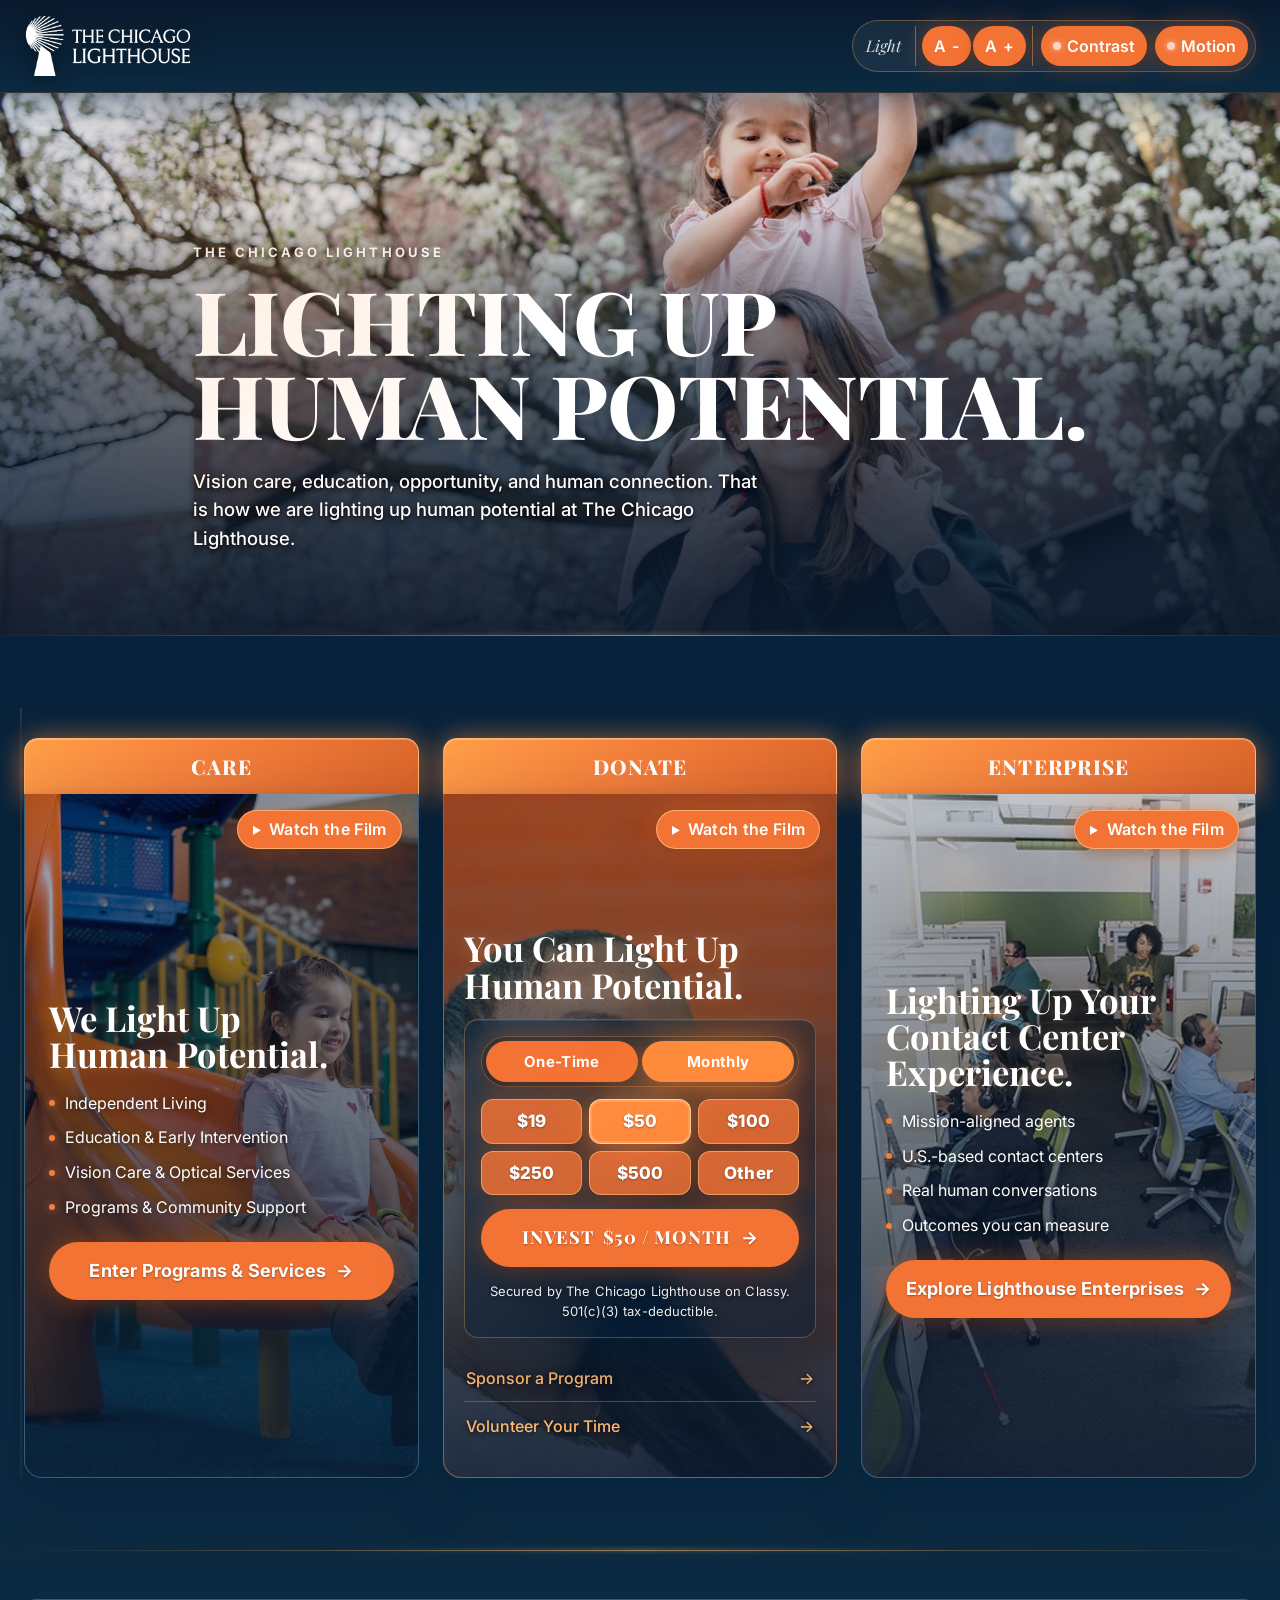
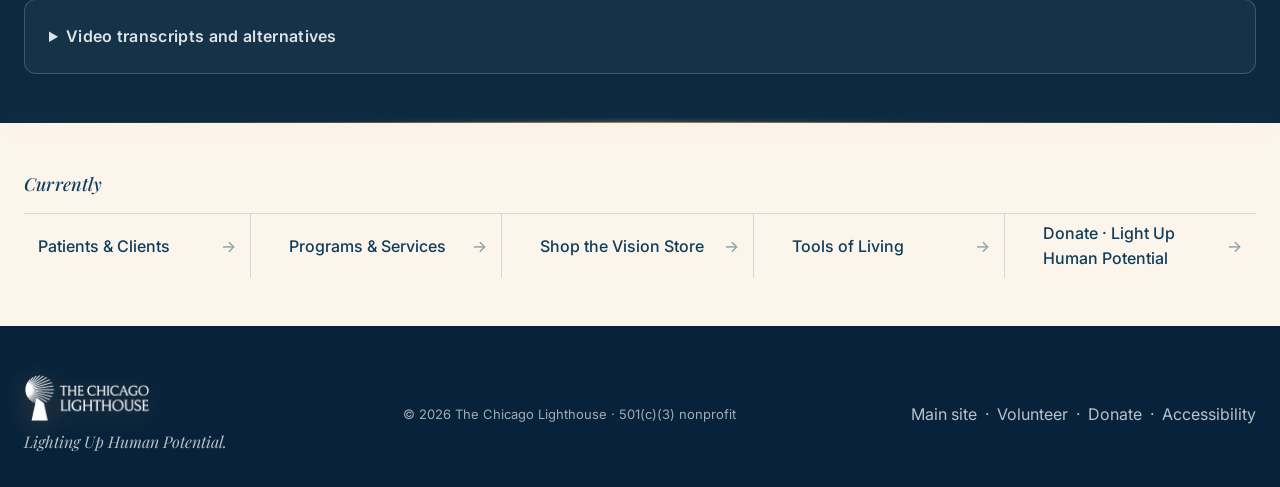
<file: index.html>
<!doctype html>
<html lang="en">
<head>
  <meta charset="utf-8" />
  <meta name="viewport" content="width=device-width, initial-scale=1, viewport-fit=cover" />
  <title>The Chicago Lighthouse — Lighting Up Human Potential</title>
  <meta name="description" content="Lighting up human potential through vision care, education, opportunity, and human connection. Three pathways: Care, Donate, Enterprise." />
  <meta name="theme-color" content="#0B2A41" />

  <link rel="icon" type="image/png" href="assets/logo-deck-white.png" />
  <link rel="apple-touch-icon" href="assets/logo-deck-navy.png" />

  <link rel="preconnect" href="https://fonts.googleapis.com" />
  <link rel="preconnect" href="https://fonts.gstatic.com" crossorigin />
  <link rel="preconnect" href="https://player.vimeo.com" />
  <link rel="preconnect" href="https://i.vimeocdn.com" />
  <link href="https://fonts.googleapis.com/css2?family=Inter:wght@400;500;600;700&family=Playfair+Display:ital,wght@0,500;0,600;0,700;1,700&display=swap" rel="stylesheet" />

  <link rel="stylesheet" href="styles.css?v=3.7.0" />

  <meta property="og:title" content="The Chicago Lighthouse — Lighting Up Human Potential" />
  <meta property="og:description" content="Lighting up human potential. Three pathways: Care, Donate, Enterprise." />
  <meta property="og:type" content="website" />
  <meta property="og:image" content="assets/hero-braille-reader.jpg" />
</head>
<body data-theme="default" data-text="m" data-motion="auto" class="lights-on">

  <script>
    /* Failsafe: ensure the page is always visible even if later JS fails.
       The lights-on class is set on body inline before any other content
       renders, so the body never sits at curtain-opacity for the user. */
    (function(){
      try {
        document.body.classList.add('lights-on');
        document.documentElement.classList.add('lights-on');
      } catch(_) {}
    })();
  </script>

  <a class="skip" href="#main">Skip to main content</a>

  <!-- Brand light: warm radial glow anchored to logo position -->
  <div class="brand-light" aria-hidden="true"></div>

  <!-- Switch flash overlay: warm light sweep for the contrast toggle -->
  <div class="switch-flash" id="switchFlash" aria-hidden="true"></div>

  <header class="site-header" role="banner">
    <div class="wrap header-inner">
      <a href="#top" class="brand" aria-label="The Chicago Lighthouse — back to top">
        <img src="assets/logo-mark-white.png" alt="The Chicago Lighthouse" />
      </a>

      <nav class="a11y-bar" aria-label="Display preferences">
        <span class="a11y-label" aria-hidden="true">Light</span>
        <div class="a11y-group" role="group" aria-label="Text size">
          <button type="button" class="a11y-btn" data-text-size="s" aria-label="Smaller text" title="Smaller text">A<span aria-hidden="true">-</span></button>
          <button type="button" class="a11y-btn" data-text-size="l" aria-label="Larger text" title="Larger text">A<span aria-hidden="true">+</span></button>
        </div>
        <button type="button" class="a11y-btn a11y-toggle" data-toggle="theme" aria-pressed="false" aria-label="Toggle high-contrast theme" title="High contrast">
          <span class="dot" aria-hidden="true"></span>
          <span class="a11y-text">Contrast</span>
        </button>
        <button type="button" class="a11y-btn a11y-toggle" data-toggle="motion" aria-pressed="false" aria-label="Toggle reduced motion" title="Reduce motion">
          <span class="dot" aria-hidden="true"></span>
          <span class="a11y-text">Motion</span>
        </button>
      </nav>
    </div>
  </header>

  <main id="main">

    <!-- ============ HERO ============ -->
    <section class="hero" id="top" aria-labelledby="hero-title">
      <div class="hero-media" aria-hidden="true">
        <img class="hero-poster" src="assets/hero-mom-and-child.jpg" alt="" />
        <iframe
          class="hero-video"
          src="https://player.vimeo.com/video/1198599538?background=1&autoplay=1&loop=1&muted=1&controls=0&title=0&byline=0&portrait=0&dnt=1&texttrack=en"
          allow="autoplay; fullscreen"
          allowfullscreen
          title="The Chicago Lighthouse — ambient film loop"
          loading="eager"
          tabindex="-1"
        ></iframe>
        <div class="hero-scrim"></div>
      </div>

      <div class="wrap hero-inner">
        <p class="eyebrow eyebrow-on-dark">The Chicago Lighthouse</p>
        <h1 id="hero-title" class="display hero-title" data-illuminate>
          <span class="hero-line-dominant" data-illuminate-line>LIGHTING&nbsp;UP</span>
          <span class="hero-line-dominant" data-illuminate-line>HUMAN&nbsp;POTENTIAL.</span>
        </h1>
        <p class="lede">Vision care, education, opportunity, and human connection. That is how we are lighting up human potential at The Chicago Lighthouse.</p>
      </div>
    </section>

    <hr class="lightline" aria-hidden="true" />

    <!-- ============ THREE DOORWAYS ============ -->
    <section class="doorways-section" aria-labelledby="doorways-title">
      <div class="lighttrail" aria-hidden="true"></div>
      <div class="wrap">
        <h2 id="doorways-title" class="sr-only">Three pathways into The Chicago Lighthouse</h2>

        <div class="doorways">

          <!-- 1. CARE -->
          <div class="doorway-group">
            <a class="hero-tile" href="https://chicagolighthouse.org/programs-services/" target="_blank" rel="noopener noreferrer">Care</a>
          <article class="doorway dw-care" id="care" aria-labelledby="dw-care-title">
            <span class="lightsweep" aria-hidden="true"></span>
            <div class="dw-media" aria-hidden="true" data-bg-video="1198599538" data-bg-poster="assets/explore-playground.jpg">
              <img class="dw-poster" src="assets/explore-playground.jpg" alt="" />
              <div class="dw-scrim"></div>
            </div>
            <button class="film-btn film-btn-corner" data-film="1198599538" aria-label="Watch the Chicago Lighthouse film with sound">
              <span class="play-i" aria-hidden="true">&#9658;</span> Watch the Film
            </button>
            <div class="dw-content">
              <div class="dw-body">
                <h3 id="dw-care-title" class="dw-title">
                  <span class="glow-text breathe-warm">We Light Up</span><br/>
                  <span class="glow-text breathe-warm">Human Potential.</span>
                </h3>
                <ul class="dw-list" aria-label="Care offerings">
                  <li>Independent Living</li>
                  <li>Education &amp; Early Intervention</li>
                  <li>Vision Care &amp; Optical Services</li>
                  <li>Programs &amp; Community Support</li>
                </ul>
                <a class="btn btn-accent btn-block btn-glow dw-cta-primary" href="https://chicagolighthouse.org/programs-services/" target="_blank" rel="noopener">
                  Enter Programs &amp; Services <span class="arr" aria-hidden="true">&rarr;</span>
                </a>
              </div>
            </div>
          </article>
          </div>

          <!-- 2. DONATE -->
          <div class="doorway-group">
            <a class="hero-tile" href="https://give.chicagolighthouse.org/campaign/562978/donate" target="_blank" rel="noopener noreferrer">Donate</a>
          <article class="doorway dw-donor" id="donate" aria-labelledby="dw-donor-title">
            <span class="lightsweep" aria-hidden="true"></span>
            <div class="dw-media" aria-hidden="true" data-bg-video="1198599536" data-bg-poster="assets/gift-smile.jpg">
              <img class="dw-poster" src="assets/gift-smile.jpg" alt="" />
              <div class="dw-scrim dw-scrim-deep"></div>
            </div>
            <button class="film-btn film-btn-corner" data-film="1198599536" aria-label="Watch the donation film with sound">
              <span class="play-i" aria-hidden="true">&#9658;</span> Watch the Film
            </button>
            <div class="dw-content dw-content-donor">
              <div class="dw-body">
                <h3 id="dw-donor-title" class="dw-title">
                  <span class="glow-text breathe-warm">You Can Light Up</span><br/>
                  <span class="glow-text breathe-warm">Human Potential.</span>
                </h3>

                <!-- ============ DONATION WIDGET ============ -->
                <form class="give" id="giveForm" aria-label="Make a donation" novalidate>
                  <div class="give-freq" role="group" aria-label="Donation frequency">
                    <button type="button" class="give-freq-btn" data-freq="one-time" aria-pressed="false">One-Time</button>
                    <button type="button" class="give-freq-btn is-on" data-freq="monthly" aria-pressed="true">Monthly</button>
                  </div>

                  <fieldset class="give-tiers" aria-label="Donation amount">
                    <legend class="sr-only">Choose an amount</legend>
                    <label class="give-tier"><input type="radio" name="give-amount" value="19" /><span>$19</span></label>
                    <label class="give-tier is-on"><input type="radio" name="give-amount" value="50" checked /><span>$50</span></label>
                    <label class="give-tier"><input type="radio" name="give-amount" value="100" /><span>$100</span></label>
                    <label class="give-tier"><input type="radio" name="give-amount" value="250" /><span>$250</span></label>
                    <label class="give-tier"><input type="radio" name="give-amount" value="500" /><span>$500</span></label>
                    <label class="give-tier give-tier-other"><input type="radio" name="give-amount" value="other" /><span>Other</span></label>
                  </fieldset>

                  <div class="give-other" hidden>
                    <label for="giveOtherAmt" class="sr-only">Custom amount in US dollars</label>
                    <span class="give-other-sym" aria-hidden="true">$</span>
                    <input id="giveOtherAmt" type="number" inputmode="decimal" min="1" step="1" placeholder="Custom amount" autocomplete="off" />
                  </div>

                  <button type="submit" class="btn btn-accent btn-block btn-glow give-cta" id="giveCta">
                    <span class="give-cta-label">INVEST <span class="give-cta-amt">$50 / MONTH</span></span> <span class="arr" aria-hidden="true">&rarr;</span>
                  </button>

                  <p class="give-note">Secured by The Chicago Lighthouse on Classy. 501(c)(3) tax-deductible.</p>
                </form>

                <div class="give-alt">
                  <a class="give-alt-link" href="https://chicagolighthouse.org/donate/corporations-foundations/" target="_blank" rel="noopener">
                    Sponsor a Program <span class="arr" aria-hidden="true">&rarr;</span>
                  </a>
                  <a class="give-alt-link" href="https://chicagolighthouse.org/work-with-us/volunteer/" target="_blank" rel="noopener">
                    Volunteer Your Time <span class="arr" aria-hidden="true">&rarr;</span>
                  </a>
                </div>
              </div>
            </div>
          </article>
          </div>

          <!-- 3. ENTERPRISE -->
          <div class="doorway-group">
            <a class="hero-tile" href="https://lighthouseenterprises.org/" target="_blank" rel="noopener noreferrer">Enterprise</a>
          <article class="doorway dw-enterprise" id="enterprise" aria-labelledby="dw-ent-title">
            <span class="lightsweep" aria-hidden="true"></span>
            <div class="dw-media" aria-hidden="true" data-bg-video="1198599537" data-bg-poster="assets/enterprise-contact-center.jpg">
              <img class="dw-poster" src="assets/enterprise-contact-center.jpg" alt="" />
              <div class="dw-scrim dw-scrim-deep"></div>
            </div>
            <button class="film-btn film-btn-corner" data-film="1198599537" aria-label="Watch the Enterprise film with sound">
              <span class="play-i" aria-hidden="true">&#9658;</span> Watch the Film
            </button>
            <div class="dw-content">
              <div class="dw-body">
                <h3 id="dw-ent-title" class="dw-title">
                  <span class="glow-text breathe-warm">Lighting Up Your</span><br/>
                  <span class="glow-text breathe-warm">Contact Center Experience.</span>
                </h3>
                <ul class="dw-list" aria-label="Enterprise capabilities">
                  <li>Mission-aligned agents</li>
                  <li>U.S.-based contact centers</li>
                  <li>Real human conversations</li>
                  <li>Outcomes you can measure</li>
                </ul>
                <a class="btn btn-accent btn-block btn-glow dw-cta-primary" href="https://lighthouseenterprises.org/" target="_blank" rel="noopener">
                  Explore Lighthouse Enterprises <span class="arr" aria-hidden="true">&rarr;</span>
                </a>
              </div>
            </div>
          </article>
          </div>

        </div>
      </div>
    </section>

    <hr class="lightline" aria-hidden="true" />

    <!-- ============ TRANSCRIPTS & ALTERNATIVES ============ -->
    <!-- Sits as its own clearly bottom-of-deck section so the disclosure
         never appears mid-page within the doorway stack. WCAG 1.2.3. -->
    <section class="transcripts-section" aria-labelledby="transcripts-title">
      <div class="wrap">
        <details class="transcripts">
          <summary id="transcripts-title">Video transcripts and alternatives</summary>
          <div class="transcripts-grid">
            <div>
              <h4>The Chicago Lighthouse — hero film</h4>
              <!-- TODO Rick: replace with full transcript -->
              <p>Transcript placeholder. A descriptive text alternative for the Chicago Lighthouse hero film will live here once finalized. The film features staff, clients, and community members.</p>
            </div>
            <div>
              <h4>Donation film</h4>
              <p>Transcript placeholder. A descriptive text alternative for the donation film will live here once finalized.</p>
            </div>
            <div>
              <h4>Enterprise film</h4>
              <p>Transcript placeholder. A descriptive text alternative for the Enterprise film will live here once finalized.</p>
            </div>
          </div>
        </details>
      </div>
    </section>

    <hr class="lightline" aria-hidden="true" />

    <!-- ============ CURRENTLY UTILITY BAND ============ -->
    <section class="currently" aria-labelledby="currently-title">
      <div class="wrap">
        <p id="currently-title" class="currently-h"><em>Currently</em></p>
        <ul class="currently-grid">
          <li><a href="https://chicagolighthouse.org/patients-clients/" target="_blank" rel="noopener">Patients &amp; Clients</a></li>
          <li><a href="https://chicagolighthouse.org/programs-services/" target="_blank" rel="noopener">Programs &amp; Services</a></li>
          <li><a href="https://chicagolighthouse.org/shop/" target="_blank" rel="noopener">Shop the Vision Store</a></li>
          <li><a href="https://chicagolighthouse.org/programs-services/independent-living/" target="_blank" rel="noopener">Tools of Living</a></li>
          <li><a href="https://chicagolighthouse.org/donate/" target="_blank" rel="noopener">Donate &middot; Light Up Human Potential</a></li>
        </ul>
      </div>
    </section>

  </main>

  <footer class="site-footer" role="contentinfo">
    <div class="wrap footer-inner">
      <div class="foot-brand">
        <img src="assets/logo-mark-white.png" alt="The Chicago Lighthouse" />
        <p class="foot-tag"><em>Lighting Up Human Potential.</em></p>
      </div>
      <p class="foot-meta">&copy; <span id="yr"></span> The Chicago Lighthouse &middot; 501(c)(3) nonprofit</p>
      <nav class="foot-links" aria-label="Footer">
        <a href="https://chicagolighthouse.org/" target="_blank" rel="noopener">Main site</a>
        <span aria-hidden="true">&middot;</span>
        <a href="https://chicagolighthouse.org/work-with-us/volunteer/" target="_blank" rel="noopener">Volunteer</a>
        <span aria-hidden="true">&middot;</span>
        <a href="https://chicagolighthouse.org/donate/" target="_blank" rel="noopener">Donate</a>
        <span aria-hidden="true">&middot;</span>
        <a href="https://chicagolighthouse.org/accessibility/" target="_blank" rel="noopener">Accessibility</a>
      </nav>
    </div>
  </footer>

  <!-- ============ Film modal ============ -->
  <div class="film-modal" id="filmModal" role="dialog" aria-modal="true" aria-labelledby="modalTitle" hidden>
    <button class="modal-close" id="modalClose" aria-label="Close film">&times;</button>
    <div class="modal-frame">
      <iframe id="modalIframe" src="" allow="autoplay; fullscreen; picture-in-picture" allowfullscreen title="Watch the film with sound"></iframe>
    </div>
    <p id="modalTitle" class="sr-only">Watch the film with sound and captions</p>
  </div>

  <script>
    (function(){
      var body = document.body;
      var yr = document.getElementById('yr');
      if (yr) yr.textContent = new Date().getFullYear();

      // Honor URL params for initial a11y state (useful for screenshots + sharable links)
      try {
        var p = new URLSearchParams(location.search);
        if (p.get('ax') === 'contrast') {
          body.setAttribute('data-theme', 'contrast');
          var t = document.querySelector('[data-toggle="theme"]');
          if (t) { t.setAttribute('aria-pressed','true'); t.classList.add('is-on'); }
        }
        if (p.get('motion') === 'reduced') {
          body.setAttribute('data-motion', 'reduced');
          var m = document.querySelector('[data-toggle="motion"]');
          if (m) { m.setAttribute('aria-pressed','true'); m.classList.add('is-on'); }
        }
        var sz = p.get('text');
        if (sz && ['s','m','l'].indexOf(sz) >= 0) body.setAttribute('data-text', sz);
      } catch(_) {}

      // Captions default on for every film modal via Vimeo texttrack param.
      // The CC toolbar toggle was removed earlier, so ccOn is now a hard
      // default; if a future toggle is added it can re-assign this flag.
      var CC_LANG = 'en-x-autogen';
      var ccOn = true;
      function setCc(v){ ccOn = !!v; }

      // ---------- Film modal ----------
      var modal = document.getElementById('filmModal');
      var frame = document.getElementById('modalIframe');
      var closeBtn = document.getElementById('modalClose');
      var lastFocus = null;

      function openFilm(id, opener) {
        lastFocus = opener || document.activeElement;
        // controls=1 (default) so the native Vimeo CC toggle is available.
        // texttrack=<lang> turns captions on by default when CC preference is on.
        var url = 'https://player.vimeo.com/video/' + id + '?autoplay=1&title=0&byline=0&portrait=0&dnt=1';
        if (ccOn) url += '&texttrack=' + encodeURIComponent(CC_LANG);
        frame.src = url;
        modal.hidden = false;
        body.style.overflow = 'hidden';
        setTimeout(function(){ closeBtn.focus(); }, 40);
      }
      function closeFilm() {
        frame.src = '';
        modal.hidden = true;
        body.style.overflow = '';
        if (lastFocus && lastFocus.focus) lastFocus.focus();
      }
      document.querySelectorAll('.film-btn').forEach(function(btn){
        btn.addEventListener('click', function(){ openFilm(btn.dataset.film, btn); });
      });
      closeBtn.addEventListener('click', closeFilm);
      modal.addEventListener('click', function(e){ if (e.target === modal) closeFilm(); });
      document.addEventListener('keydown', function(e){
        if (e.key === 'Escape' && !modal.hidden) closeFilm();
      });

      // ---------- A11y toolbar ----------
      // Text size: A- shrinks, A+ grows. Multiplier applied to <html>
      // font-size so every rem-based size on the page (headlines, body,
      // CTAs) scales. Persisted to localStorage across reloads.
      var FZ_KEY = 'clh-fontsize-mult';
      var FZ_STEP = 0.125;
      var FZ_MIN = 0.75;
      var FZ_MAX = 1.5;
      var fzMult = 1;
      try {
        var saved = parseFloat(localStorage.getItem(FZ_KEY));
        if (!isNaN(saved) && saved >= FZ_MIN && saved <= FZ_MAX) fzMult = saved;
      } catch(_) {}
      function applyFontSize() {
        document.documentElement.style.fontSize = (fzMult * 16) + 'px';
        document.querySelectorAll('[data-text-size]').forEach(function(b){
          var dir = b.getAttribute('data-text-size');
          var atLimit = (dir === 's' && fzMult <= FZ_MIN + 0.0001) ||
                        (dir === 'l' && fzMult >= FZ_MAX - 0.0001);
          b.classList.toggle('is-on', fzMult !== 1);
          b.disabled = atLimit;
        });
        try { localStorage.setItem(FZ_KEY, String(fzMult)); } catch(_) {}
      }
      applyFontSize();
      document.querySelectorAll('[data-text-size]').forEach(function(btn){
        btn.addEventListener('click', function(){
          var dir = btn.getAttribute('data-text-size');
          var next = dir === 's' ? fzMult - FZ_STEP : fzMult + FZ_STEP;
          next = Math.max(FZ_MIN, Math.min(FZ_MAX, Math.round(next * 1000) / 1000));
          if (next === fzMult) return;
          fzMult = next;
          applyFontSize();
        });
      });

      // Toggles (theme / motion)
      var prefersReducedMotion = window.matchMedia && window.matchMedia('(prefers-reduced-motion: reduce)').matches;
      function motionAllowed() {
        return body.getAttribute('data-motion') !== 'reduced' && !prefersReducedMotion;
      }

      var switchFlash = document.getElementById('switchFlash');
      function flashSwitch() {
        if (!switchFlash || !motionAllowed()) return;
        switchFlash.classList.remove('is-firing');
        // force reflow so the class re-applies the animation
        void switchFlash.offsetWidth;
        switchFlash.classList.add('is-firing');
        setTimeout(function(){ switchFlash.classList.remove('is-firing'); }, 700);
      }

      document.querySelectorAll('[data-toggle]').forEach(function(btn){
        btn.addEventListener('click', function(){
          var key = btn.getAttribute('data-toggle');

          if (key === 'cc') {
            setCc(!ccOn);
            return;
          }

          var attr = key === 'theme' ? 'data-theme' : 'data-motion';
          var onVals = key === 'theme' ? ['default','contrast'] : ['auto','reduced'];
          var cur = body.getAttribute(attr) || onVals[0];
          var next = cur === onVals[0] ? onVals[1] : onVals[0];

          if (key === 'theme') {
            // light-sweep transition into / out of high contrast
            body.classList.add('theme-transition');
            flashSwitch();
            setTimeout(function(){ body.classList.remove('theme-transition'); }, 600);
          }

          body.setAttribute(attr, next);
          var pressed = next === onVals[1];
          btn.setAttribute('aria-pressed', pressed);
          btn.classList.toggle('is-on', pressed);

          if (key === 'motion' && pressed) {
            // pause autoplay iframes
            document.querySelectorAll('.hero-video, .dw-media iframe').forEach(function(f){
              try { f.contentWindow.postMessage('{"method":"pause"}', '*'); } catch(_) {}
            });
          }
        });
      });

      // ---------- Hero letter-by-letter illumination ----------
      var titleEl = document.querySelector('[data-illuminate]');
      if (titleEl && motionAllowed()) {
        var lineNodes = titleEl.querySelectorAll('[data-illuminate-line]');
        var globalIdx = 0;
        lineNodes.forEach(function(line){
          var text = line.textContent;
          line.textContent = '';
          for (var i = 0; i < text.length; i++) {
            var ch = text.charAt(i);
            var span = document.createElement('span');
            span.className = 'illum-char';
            if (ch === ' ') { span.innerHTML = '&nbsp;'; }
            else { span.textContent = ch; }
            span.style.animationDelay = (globalIdx * 30) + 'ms';
            line.appendChild(span);
            globalIdx++;
          }
        });
        titleEl.classList.add('is-illuminating');
      }

      // ---------- Lights-on load sequence ----------
      // Belt-and-braces: inline script in <body> already set this, but make
      // sure it stays on in case anything earlier wiped it.
      body.classList.add('lights-on');

      // Failsafe for the letter-by-letter illumination: if any chars have
      // not animated to visible within 2.5s (motion paused, tab backgrounded,
      // OS animations off), force them visible so the hero is never blank.
      setTimeout(function(){
        document.querySelectorAll('.illum-char').forEach(function(c){
          var cs = getComputedStyle(c);
          if (parseFloat(cs.opacity) < 0.95) {
            c.style.opacity = '1';
            c.style.transform = 'none';
            c.style.filter = 'none';
          }
        });
      }, 2500);

      // ---------- Lazy background videos (GIFT + ENTERPRISE) ----------
      // Photo loads instantly as poster; iframe injects only when motion is
      // allowed and the user scrolls the section into view. The poster only
      // fades out once Vimeo confirms the video is actually playing (via
      // postMessage 'play' event). If Vimeo never plays (blocked, throttled,
      // autoplay denied, network failure), the poster stays. v3.6.1.
      function vimeoPlayReady(media) {
        if (!media || media.classList.contains('dw-bg-ready')) return;
        requestAnimationFrame(function(){ media.classList.add('dw-bg-ready'); });
      }
      function loadBgVideo(media) {
        if (!motionAllowed()) return;
        if (media.dataset.bgLoaded === '1') return;
        var id = media.getAttribute('data-bg-video');
        if (!id) return;
        var iframe = document.createElement('iframe');
        iframe.className = 'dw-bg-video';
        iframe.src = 'https://player.vimeo.com/video/' + id +
          '?background=1&autoplay=1&loop=1&muted=1&controls=0&title=0&byline=0&portrait=0&dnt=1';
        iframe.setAttribute('allow', 'autoplay; fullscreen');
        iframe.setAttribute('allowfullscreen', '');
        iframe.setAttribute('tabindex', '-1');
        iframe.setAttribute('aria-hidden', 'true');
        iframe.setAttribute('title', 'Ambient film loop');
        // When the iframe document loads, ask Vimeo to send us 'play' events.
        iframe.addEventListener('load', function(){
          try {
            iframe.contentWindow.postMessage(
              '{"method":"addEventListener","value":"play"}', '*');
            iframe.contentWindow.postMessage(
              '{"method":"addEventListener","value":"playing"}', '*');
          } catch(_) {}
        });
        media.appendChild(iframe);
        media.dataset.bgLoaded = '1';
      }
      // One listener for all Vimeo iframes: only swap poster for video when
      // Vimeo confirms playback has actually started.
      window.addEventListener('message', function(e){
        if (!e || !e.origin || e.origin.indexOf('player.vimeo.com') === -1) return;
        var data;
        try { data = typeof e.data === 'string' ? JSON.parse(e.data) : e.data; }
        catch(_) { return; }
        if (!data || (data.event !== 'play' && data.event !== 'playing')) return;
        document.querySelectorAll('.dw-bg-video').forEach(function(f){
          if (f.contentWindow === e.source) {
            vimeoPlayReady(f.parentElement);
          }
        });
      });
      var bgMedias = document.querySelectorAll('[data-bg-video]');
      if (bgMedias.length && motionAllowed() && 'IntersectionObserver' in window) {
        var io = new IntersectionObserver(function(entries){
          entries.forEach(function(e){
            if (e.isIntersecting) {
              loadBgVideo(e.target);
              io.unobserve(e.target);
            }
          });
        }, { rootMargin: '300px 0px' });
        bgMedias.forEach(function(m){ io.observe(m); });
      } else if (bgMedias.length && motionAllowed()) {
        // Fallback for very old browsers
        bgMedias.forEach(loadBgVideo);
      }

      // ---------- Donation widget ----------
      // CLH runs on Classy under give.chicagolighthouse.org.
      // Campaigns: 562978 = main donate, 594504 = monthly giving.
      // Classy honors c_src/c_src2 for source tracking; amount/recurring are
      // passed for forward-compat / platform parity (Donorbox, Givebutter, etc.).
      var CAMPAIGNS = {
        'one-time': 'https://give.chicagolighthouse.org/campaign/562978/donate',
        'monthly':  'https://give.chicagolighthouse.org/campaign/594504/donate'
      };

      var giveForm  = document.getElementById('giveForm');
      if (giveForm) {
        var giveCta     = document.getElementById('giveCta');
        var giveCtaAmt  = giveCta.querySelector('.give-cta-amt');
        var giveOther   = giveForm.querySelector('.give-other');
        var giveOtherIn = document.getElementById('giveOtherAmt');
        var freqBtns    = giveForm.querySelectorAll('.give-freq-btn');
        var tierLabels  = giveForm.querySelectorAll('.give-tier');
        var tierInputs  = giveForm.querySelectorAll('input[name="give-amount"]');

        var state = { freq: 'monthly', amount: 50, custom: false };

        function updateCta() {
          var amt = state.custom
            ? (parseInt(giveOtherIn.value, 10) || 0)
            : state.amount;
          var freqSuffix = state.freq === 'monthly' ? ' / MONTH' : '';
          var amtLabel = amt > 0 ? '$' + amt + freqSuffix : (state.freq === 'monthly' ? '/ MONTH' : '');
          giveCtaAmt.textContent = amtLabel;
          giveCta.disabled = state.custom && amt < 1;
        }

        freqBtns.forEach(function(btn){
          btn.addEventListener('click', function(){
            state.freq = btn.dataset.freq;
            freqBtns.forEach(function(b){
              var on = b === btn;
              b.classList.toggle('is-on', on);
              b.setAttribute('aria-pressed', on ? 'true' : 'false');
            });
            updateCta();
          });
        });

        tierInputs.forEach(function(inp){
          inp.addEventListener('change', function(){
            tierLabels.forEach(function(lab){ lab.classList.toggle('is-on', lab.contains(inp) && inp.checked); });
            if (inp.value === 'other') {
              state.custom = true;
              giveOther.hidden = false;
              setTimeout(function(){ giveOtherIn.focus(); }, 50);
            } else {
              state.custom = false;
              state.amount = parseInt(inp.value, 10) || 0;
              giveOther.hidden = true;
            }
            updateCta();
          });
        });

        giveOtherIn.addEventListener('input', updateCta);

        giveForm.addEventListener('submit', function(e){
          e.preventDefault();
          var amt = state.custom
            ? (parseInt(giveOtherIn.value, 10) || 0)
            : state.amount;
          if (amt < 1) {
            giveOtherIn.focus();
            return;
          }
          var url = new URL(CAMPAIGNS[state.freq] || CAMPAIGNS['one-time']);
          // Classy native + platform-portable params
          url.searchParams.set('amount', String(amt));
          if (state.freq === 'monthly') {
            url.searchParams.set('recurring', 'monthly');
            url.searchParams.set('frequency', 'monthly');
          } else {
            url.searchParams.set('recurring', 'false');
          }
          url.searchParams.set('c_src', 'splash');
          url.searchParams.set('c_src2', 'light-up-now');
          window.open(url.toString(), '_blank', 'noopener');
        });

        updateCta();
      }
    })();
  </script>
</body>
</html>
</file>
<file: styles.css>
/* =====================================================
   The Chicago Lighthouse — Splash (v2)
   Cinematic. Lit. Accessible.
   Brand cues: deck (navy field + warm orange + serif lockup).
   ===================================================== */

:root {
  /* Color */
  --navy:        #0F3D5C;
  --navy-deep:   #0B2A41;
  --navy-darker: #07223A;
  --orange:      #F37F3B;
  --orange-deep: #D8632A;
  --orange-soft: rgba(243, 127, 59, 0.45);
  --paper:       #FFFFFF;
  --cream:       #FBF5EC;
  --line-light:  rgba(15, 61, 92, 0.16);
  --line-dark:   rgba(255, 255, 255, 0.18);
  --ink:         #0E2538;
  --on-dark:     #FFFFFF;
  --on-dark-2:   rgba(255,255,255,0.86);
  --on-dark-3:   rgba(255,255,255,0.72);

  /* Glow tokens */
  --glow-warm:    0 0 30px rgba(255, 140, 60, 0.45);
  --glow-strong:  0 0 0 3px rgba(255, 175, 90, 0.95), 0 0 28px rgba(255, 140, 60, 0.55);
  --glow-text:    0 0 16px rgba(255, 184, 110, 0.35);
  --glow-text-strong: 0 0 22px rgba(255, 184, 110, 0.55), 0 0 4px rgba(255, 184, 110, 0.3);

  /* Geometry */
  --radius:      18px;
  --radius-sm:   12px;
  --shadow-1:    0 4px 14px rgba(7, 34, 58, 0.18), 0 22px 60px rgba(7, 34, 58, 0.30);
  --shadow-pop:  0 6px 18px rgba(216, 99, 42, 0.30), 0 26px 64px rgba(7, 34, 58, 0.36);

  /* Type */
  --font-display: "Playfair Display", "Iowan Old Style", Georgia, serif;
  --font-body:    "Inter", -apple-system, BlinkMacSystemFont, "Segoe UI", Roboto, sans-serif;

  /* Layout */
  --maxw:        1280px;
  --gutter:      1.5rem;

  /* Type scale — rem-based for 200% zoom support */
  --fs-base:     1.0625rem;   /* 17px */
  --fs-sm:       0.875rem;    /* 14px */
  --fs-xs:       0.75rem;     /* 12px */
  --fs-lede:     clamp(1.0625rem, 1.6vw, 1.3125rem);
  --fs-h-hero:   clamp(3.25rem, 8.4vw, 7.5rem);
  --fs-h-card:   clamp(1.75rem, 2.7vw, 2.4rem);
}

/* Text-size scaling controlled by toolbar */
body[data-text="s"] { font-size: 0.95rem; }
body[data-text="m"] { font-size: 1rem; }
body[data-text="l"] { font-size: 1.18rem; }

/* High-contrast theme overrides */
body[data-theme="contrast"] {
  --navy:        #000000;
  --navy-deep:   #000000;
  --navy-darker: #000000;
  --orange:      #FFD400;
  --orange-deep: #FFD400;
  --orange-soft: rgba(255, 212, 0, 0.55);
  --cream:       #FFFFFF;
  --ink:         #000000;
  --line-light:  #000000;
  --line-dark:   #FFD400;
  --on-dark:     #FFFFFF;
  --on-dark-2:   #FFFFFF;
  --on-dark-3:   #FFD400;
  --glow-warm:   0 0 0 2px #FFD400;
  --glow-strong: 0 0 0 4px #FFD400;
  --glow-text:   none;
  --glow-text-strong: none;
}
body[data-theme="contrast"] .dw-scrim,
body[data-theme="contrast"] .dw-scrim-donor,
body[data-theme="contrast"] .hero-scrim {
  background: linear-gradient(180deg, rgba(0,0,0,0.55) 0%, rgba(0,0,0,0.95) 100%) !important;
}
body[data-theme="contrast"] .hero-video,
body[data-theme="contrast"] .dw-media iframe,
body[data-theme="contrast"] .brand-light { display: none !important; }
body[data-theme="contrast"] .dw-poster { filter: grayscale(1) contrast(1.15); }

/* Reduced motion (toolbar + system) */
@media (prefers-reduced-motion: reduce) { html { scroll-behavior: auto; } }
body[data-motion="reduced"] *, body[data-motion="reduced"] *::before, body[data-motion="reduced"] *::after {
  animation-duration: 0s !important;
  animation-iteration-count: 1 !important;
  transition-duration: 0.001ms !important;
}
body[data-motion="reduced"] .hero-video,
body[data-motion="reduced"] .dw-media iframe { display: none !important; }
body[data-motion="reduced"] .breathe-warm { animation: none !important; }
body[data-motion="reduced"] .illum-char { opacity: 1 !important; transform: none !important; animation: none !important; filter: none !important; }
body[data-motion="reduced"] .doorway { opacity: 1 !important; transform: none !important; }
body[data-motion="reduced"] .lightsweep { display: none !important; }
@media (prefers-reduced-motion: reduce) {
  .hero-video, .dw-media iframe { display: none !important; }
  .breathe-warm { animation: none !important; }
  .illum-char { opacity: 1 !important; transform: none !important; animation: none !important; filter: none !important; }
  .doorway { opacity: 1 !important; transform: none !important; }
  .lightsweep { display: none !important; }
}

/* Reset-ish */
*, *::before, *::after { box-sizing: border-box; }
html, body { margin: 0; padding: 0; }
html {
  scroll-behavior: smooth;
  -webkit-text-size-adjust: 100%;
  background: var(--navy-deep);
}
body {
  font-family: var(--font-body);
  color: var(--on-dark);
  background: var(--navy-deep);
  font-size: var(--fs-base);
  line-height: 1.55;
  -webkit-font-smoothing: antialiased;
  -moz-osx-font-smoothing: grayscale;
  overflow-x: hidden;
}
img { max-width: 100%; display: block; }
a { color: inherit; text-decoration: none; }
button { font: inherit; background: none; border: 0; cursor: pointer; color: inherit; }
ul { list-style: none; padding: 0; margin: 0; }

/* Focus — warm-light halo for ALL interactive elements (key brand directive) */
:focus { outline: none; }
:focus-visible {
  outline: none;
  box-shadow: var(--glow-strong);
  border-radius: 6px;
}
a:focus-visible, button:focus-visible, .btn:focus-visible {
  box-shadow: var(--glow-strong);
}

.sr-only { position: absolute !important; width: 1px; height: 1px; padding: 0; margin: -1px; overflow: hidden; clip: rect(0,0,0,0); border: 0; }
.skip {
  position: absolute; left: -9999px; top: 0.5rem;
  background: var(--orange); color: #fff;
  padding: 0.625rem 0.875rem; border-radius: 8px;
  z-index: 1100;
  font-weight: 600;
}
.skip:focus { left: 0.75rem; box-shadow: var(--glow-strong); }

.wrap { max-width: var(--maxw); margin: 0 auto; padding: 0 var(--gutter); }

/* ============ BRAND LIGHT (radial glow from logo position) ============ */
.brand-light {
  position: fixed;
  top: -200px; left: -200px;
  width: 900px; height: 900px;
  pointer-events: none;
  z-index: 1;
  background: radial-gradient(closest-side, rgba(255, 170, 90, 0.18) 0%, rgba(255, 140, 60, 0.10) 35%, rgba(255, 140, 60, 0.00) 70%);
  filter: blur(10px);
  animation: brand-breathe 9s ease-in-out infinite;
}
@keyframes brand-breathe {
  0%, 100% { opacity: 0.85; transform: scale(1); }
  50% { opacity: 1; transform: scale(1.06); }
}

/* ============ HEADER ============ */
.site-header {
  position: absolute; top: 0; left: 0; right: 0; z-index: 50;
  padding-top: 1.1rem;
}
.header-inner {
  display: grid;
  grid-template-columns: auto 1fr auto;
  align-items: center;
  gap: 1rem;
  min-height: 4rem;
}
.brand { display: inline-flex; align-items: center; }
.brand img { height: 2.75rem; width: auto; filter: drop-shadow(0 4px 16px rgba(255, 175, 90, 0.35)); }

/* A11y toolbar — visible, native, dignified */
.a11y-bar {
  display: none;
  align-items: center;
  gap: 0.5rem;
  padding: 0.375rem 0.625rem;
  border: 1px solid rgba(255,255,255,0.22);
  border-radius: 999px;
  background: rgba(7, 34, 58, 0.55);
  backdrop-filter: blur(10px);
  -webkit-backdrop-filter: blur(10px);
  justify-self: center;
}
.a11y-label {
  font-family: var(--font-display);
  font-style: italic;
  font-size: var(--fs-sm);
  color: var(--on-dark-2);
  padding: 0 0.375rem;
}
.a11y-group {
  display: inline-flex;
  align-items: center;
  gap: 0.125rem;
  border-left: 1px solid rgba(255,255,255,0.22);
  border-right: 1px solid rgba(255,255,255,0.22);
  padding: 0 0.375rem;
}
.a11y-btn {
  min-width: 2.75rem; min-height: 2.75rem; /* 44px touch target */
  padding: 0 0.6875rem;
  border-radius: 999px;
  font-size: var(--fs-sm);
  font-weight: 600;
  color: var(--on-dark-2);
  transition: background-color .15s ease, color .15s ease, box-shadow .15s ease;
  display: inline-flex; align-items: center; justify-content: center; gap: 0.375rem;
}
.a11y-btn .dot {
  width: 0.5rem; height: 0.5rem; border-radius: 999px;
  background: rgba(255,255,255,0.4);
  transition: background-color .2s ease, box-shadow .2s ease;
}
.a11y-btn:hover { color: #fff; background: rgba(255,255,255,0.10); }
.a11y-btn.is-on, .a11y-btn[aria-pressed="true"] {
  background: var(--orange);
  color: #fff;
  box-shadow: var(--glow-warm);
}
.a11y-btn.is-on .dot, .a11y-btn[aria-pressed="true"] .dot {
  background: #fff;
  box-shadow: 0 0 8px rgba(255,255,255,0.9);
}

/* ============ BUTTONS ============ */
.btn {
  display: inline-flex; align-items: center; justify-content: center;
  gap: 0.625rem;
  padding: 0.875rem 1.375rem;
  min-height: 2.75rem;        /* 44px touch */
  border-radius: 999px;
  font-weight: 600;
  font-size: var(--fs-base);
  letter-spacing: 0.01em;
  border: 1.5px solid transparent;
  transition: transform .18s ease, background-color .2s ease, color .2s ease,
              border-color .2s ease, box-shadow .25s ease;
  white-space: nowrap;
  position: relative;
}
.btn:hover { transform: translateY(-1px); box-shadow: var(--glow-warm); }
.btn-sm { padding: 0.625rem 1.125rem; font-size: var(--fs-sm); min-height: 2.5rem; }
.btn-block { width: 100%; }
.btn-accent { background: var(--orange); color: #fff; }
.btn-accent:hover { background: var(--orange-deep); box-shadow: var(--shadow-pop), var(--glow-warm); }
.btn-light { background: #fff; color: var(--navy); }
.btn-light:hover { background: var(--cream); box-shadow: var(--shadow-1), var(--glow-warm); }
.btn-ghost-light {
  background: transparent; color: #fff; border-color: rgba(255,255,255,0.62);
  backdrop-filter: blur(4px);
}
.btn-ghost-light:hover { background: #fff; color: var(--navy); border-color: #fff; box-shadow: var(--glow-warm); }
.btn-glow { box-shadow: 0 0 22px rgba(255, 140, 60, 0.45); }
.arr { display: inline-block; transition: transform .2s ease; }
.btn:hover .arr { transform: translateX(3px); }

/* ============ TYPE HELPERS ============ */
.display {
  font-family: var(--font-display);
  font-weight: 700;
  line-height: 1.04;
  letter-spacing: -0.005em;
  margin: 0 0 1.125rem;
}
.eyebrow {
  font-size: var(--fs-xs);
  letter-spacing: 0.22em;
  text-transform: uppercase;
  font-weight: 600;
  color: var(--on-dark-3);
  margin: 0 0 1rem;
}
.eyebrow-on-dark { color: var(--on-dark-3); }
.lede {
  font-size: var(--fs-lede);
  line-height: 1.5;
  color: var(--on-dark-2);
  max-width: 58ch;
  margin: 0 0 1.75rem;
}

/* Glow text utility — used on Light Up, Today, Human Potential */
.glow-text { text-shadow: var(--glow-text); }
.glow-accent { text-shadow: var(--glow-text-strong); }

/* ============ HERO ============ */
.hero {
  position: relative;
  isolation: isolate;
  color: #fff;
  overflow: hidden;
  /* Shortened hero so the orange CARE/DONATE/ENTERPRISE tile caps that
     top the doorway columns below peek above the fold on landing.
     The ambient video covers this box (fits height, crops sides) via
     container-query cover math on .hero-video below. */
  width: 100vw;
  height: min(70dvh, 720px);
  display: flex;
  align-items: flex-end;
  padding: 0 0 clamp(4rem, 9vh, 8rem);
}
.hero-media {
  position: absolute; inset: 0; z-index: -1;
  background: var(--navy-deep);
  overflow: hidden;
  /* Container queries let .hero-video cover this exact box regardless of
     viewport, with no aspect-ratio rounding error and no top/bottom gap. */
  container-type: size;
}
.hero-poster {
  position: absolute; inset: 0;
  width: 100%; height: 100%;
  object-fit: cover;
  z-index: 0;
  opacity: 0.92;
}
.hero-video {
  /* Cover math against the .hero-media size container. Video native is
     2882x1080 (~2.67:1). Whichever axis is binding pegs at 100% of the
     container; the other axis grows past so the video fully covers. The
     parent's overflow:hidden clips the overhang — sides crop is expected. */
  position: absolute;
  top: 50%; left: 50%;
  transform: translate(-50%, -50%);
  width:  max(100cqw, calc(100cqh * 2882 / 1080));
  height: max(100cqh, calc(100cqw * 1080 / 2882));
  border: 0;
  z-index: 1;
  pointer-events: none;
}
/* Fallback for browsers without container-query unit support. */
@supports not (width: 100cqw) {
  .hero-video {
    width: auto;
    height: auto;
    min-width: 100%;
    min-height: 100%;
    aspect-ratio: 2882 / 1080;
  }
}
.hero-scrim {
  position: absolute; inset: 0; z-index: 2;
  pointer-events: none;
  background:
    linear-gradient(to bottom,
      rgba(10, 26, 46, 0) 0%,
      rgba(10, 26, 46, 0) 55%,
      rgba(10, 26, 46, 0.78) 100%),
    radial-gradient(80% 60% at 20% 110%, rgba(216, 99, 42, 0.28), transparent 62%);
}
.hero-inner { position: relative; z-index: 3; max-width: 60rem; padding-top: 12vh; }

.hero-title {
  font-size: var(--fs-h-hero);
  margin-bottom: 1.25rem;
  display: block;
}
.hero-title .glow-text { display: block; }
.hero-accent {
  display: block;
  color: var(--orange);
  font-style: italic;
  font-weight: 700;
}

.hero-row {
  display: flex; align-items: center; gap: 1.25rem; flex-wrap: wrap;
  margin-top: 0.75rem;
}

/* ============ DOORWAYS ============ */
.doorways-section {
  background: linear-gradient(180deg, var(--navy-darker) 0%, var(--navy-deep) 100%);
  padding: clamp(3.5rem, 8vw, 6.5rem) 0 clamp(2.5rem, 6vw, 4.5rem);
}
.doorways {
  display: grid;
  grid-template-columns: 1fr;
  gap: 1.375rem;
}
.doorway {
  position: relative;
  isolation: isolate;
  overflow: hidden;
  border-radius: var(--radius);
  min-height: clamp(22rem, 54vh, 30rem);
  display: flex;
  flex-direction: column;
  justify-content: stretch;
  border: 1px solid var(--line-dark);
  box-shadow: var(--shadow-1);
  background: var(--navy);
  transition: transform .25s ease, border-color .25s ease, box-shadow .3s ease, filter .3s ease;
}
.doorway:hover, .doorway:focus-within {
  transform: translateY(-4px);
  border-color: rgba(255, 175, 90, 0.55);
  box-shadow: var(--shadow-1), 0 0 60px rgba(255, 140, 60, 0.25);
  filter: brightness(1.05);
}
.dw-media {
  position: absolute; inset: 0; z-index: -2;
  background: var(--navy);
  /* Container queries let .dw-bg-video size itself against this exact box
     so the iframe ALWAYS covers (no aspect-ratio rounding error, no top or
     bottom spillage). */
  container-type: size;
}
.dw-media img, .dw-media .dw-poster {
  position: absolute; inset: 0;
  width: 100%; height: 100%;
  object-fit: cover;
  z-index: 0;
}
.dw-scrim,
.dw-scrim-deep,
.dw-scrim-donor {
  position: absolute; inset: 0; z-index: 2;
  /* See v3.6.0 unified scrim block below for the actual gradient. */
}

.dw-content {
  position: relative; z-index: 3;
  padding: 1.75rem 1.5rem 1.75rem;
  display: flex; flex-direction: column; justify-content: center;
  gap: 1rem;
  flex: 1;
}
.dw-meta { margin: 0 0 0.25rem; padding-top: 0; }
.dw-num {
  display: inline-block;
  font-size: var(--fs-xs);
  letter-spacing: 0.22em;
  text-transform: uppercase;
  font-weight: 600;
  color: var(--on-dark-2);
  padding: 0.25rem 0.625rem;
  border: 1px solid var(--line-dark);
  border-radius: 999px;
  background: rgba(7, 34, 58, 0.55);
  backdrop-filter: blur(6px);
}
.dw-num-accent {
  color: #fff;
  background: rgba(216, 99, 42, 0.85);
  border-color: rgba(255, 175, 90, 0.7);
  box-shadow: 0 0 18px rgba(255, 140, 60, 0.45);
}

.dw-body { margin-top: 1rem; }
.dw-title {
  font-family: var(--font-display);
  font-weight: 700;
  font-size: var(--fs-h-card);
  line-height: 1.05;
  margin: 0 0 1rem;
}
.dw-list {
  margin: 0 0 1.25rem;
  display: flex; flex-direction: column; gap: 0.375rem;
  color: var(--on-dark-2);
  font-size: var(--fs-sm);
}
.dw-list li {
  display: flex; align-items: center; gap: 0.625rem;
  padding: 0.125rem 0;
}
.dw-list li::before {
  content: ""; width: 0.375rem; height: 0.375rem; border-radius: 999px;
  background: var(--orange);
  flex: 0 0 0.375rem;
  box-shadow: 0 0 8px rgba(255,140,60,0.6);
}
.dw-list-stack li {
  border-bottom: 1px solid rgba(255,255,255,0.10);
  padding: 0.5rem 0;
}
.dw-list-stack li:last-child { border-bottom: 0; }

.dw-ctas { display: flex; flex-direction: column; gap: 0.625rem; margin-top: 0.5rem; }

.dw-donor { border-color: rgba(243,127,59,0.55); }
.dw-donor:hover, .dw-donor:focus-within {
  border-color: rgba(243,127,59,0.95);
  box-shadow: var(--shadow-pop), 0 0 80px rgba(255, 140, 60, 0.35);
}

/* DONOR card needs more room for the donation widget */
.dw-content-donor {
  padding: 1.25rem 1.25rem 1.5rem;
}
.dw-donor { min-height: clamp(34rem, 74vh, 44rem); }

/* ============ DONATION WIDGET (glassmorphic) ============ */
.give {
  display: flex; flex-direction: column; gap: 0.75rem;
  padding: 1rem;
  margin: 0 0 0.875rem;
  background: rgba(7, 34, 58, 0.55);
  border: 1px solid rgba(255, 175, 90, 0.32);
  border-radius: 14px;
  backdrop-filter: blur(14px) saturate(140%);
  -webkit-backdrop-filter: blur(14px) saturate(140%);
  box-shadow: 0 18px 40px rgba(7, 34, 58, 0.42), inset 0 1px 0 rgba(255,255,255,0.08);
}

/* Frequency toggle */
.give-freq {
  display: grid;
  grid-template-columns: 1fr 1fr;
  gap: 0.25rem;
  padding: 0.25rem;
  border: 1px solid rgba(255,255,255,0.22);
  border-radius: 999px;
  background: rgba(7, 34, 58, 0.55);
}
.give-freq-btn {
  min-height: 2.5rem;
  padding: 0.5rem 0.875rem;
  border-radius: 999px;
  font-size: var(--fs-sm);
  font-weight: 600;
  color: var(--on-dark-2);
  letter-spacing: 0.02em;
  transition: background-color .18s ease, color .18s ease, box-shadow .25s ease;
}
.give-freq-btn:hover { color: #fff; background: rgba(255,255,255,0.10); }
.give-freq-btn.is-on, .give-freq-btn[aria-pressed="true"] {
  background: var(--orange);
  color: #fff;
  box-shadow: var(--glow-warm);
}

/* Tier grid */
.give-tiers {
  display: grid;
  grid-template-columns: repeat(3, 1fr);
  gap: 0.4375rem;
  padding: 0;
  margin: 0;
  border: 0;
}
.give-tier {
  position: relative;
  display: flex; align-items: center; justify-content: center;
  min-height: 2.75rem;
  padding: 0.5rem 0.25rem;
  border: 1.5px solid rgba(255,255,255,0.22);
  border-radius: 12px;
  background: rgba(7, 34, 58, 0.55);
  font-weight: 600;
  font-size: var(--fs-base);
  color: #fff;
  cursor: pointer;
  transition: background-color .18s ease, border-color .18s ease, box-shadow .25s ease, transform .15s ease;
}
.give-tier:hover {
  border-color: rgba(255, 175, 90, 0.7);
  background: rgba(216, 99, 42, 0.18);
  transform: translateY(-1px);
}
.give-tier input { position: absolute; opacity: 0; pointer-events: none; }
.give-tier:focus-within {
  box-shadow: var(--glow-strong);
  border-color: var(--orange);
}
.give-tier.is-on {
  background: var(--orange);
  border-color: var(--orange);
  color: #fff;
  box-shadow: 0 0 22px rgba(255, 140, 60, 0.55);
}
.give-tier-other { font-size: var(--fs-sm); letter-spacing: 0.02em; }

/* Custom amount */
.give-other {
  position: relative;
  display: flex; align-items: center;
}
.give-other[hidden] { display: none; }
.give-other-sym {
  position: absolute;
  left: 0.875rem;
  font-weight: 700;
  color: var(--on-dark-2);
}
.give-other input {
  width: 100%;
  min-height: 2.75rem;
  padding: 0.5rem 0.875rem 0.5rem 1.75rem;
  background: rgba(7, 34, 58, 0.65);
  border: 1.5px solid rgba(255, 175, 90, 0.45);
  border-radius: 12px;
  color: #fff;
  font-size: var(--fs-base);
  font-weight: 600;
  font-family: inherit;
  -webkit-appearance: none;
  appearance: none;
}
.give-other input::placeholder { color: rgba(255,255,255,0.55); font-weight: 500; }
.give-other input:focus-visible { box-shadow: var(--glow-strong); border-color: var(--orange); outline: none; }

/* Primary CTA — live label */
.give-cta {
  width: 100%;
  margin-top: 0.125rem;
  font-size: var(--fs-base);
  flex-wrap: wrap;
}
.give-cta-amt {
  font-weight: 500;
  opacity: 0.95;
  letter-spacing: 0.02em;
}
.give-cta:disabled { opacity: 0.55; cursor: not-allowed; transform: none; }
.give-cta:disabled:hover { transform: none; box-shadow: none; }

.give-note {
  margin: 0.125rem 0 0;
  font-size: var(--fs-xs);
  color: var(--on-dark-3);
  letter-spacing: 0.01em;
  text-align: center;
}

/* Secondary alt paths */
.give-alt {
  display: flex; flex-direction: column; gap: 0.125rem;
  padding-top: 0.25rem;
}
.give-alt-link {
  display: flex; align-items: center; justify-content: space-between;
  min-height: 2.5rem;
  padding: 0.5rem 0.125rem;
  font-size: var(--fs-sm);
  font-weight: 500;
  color: var(--on-dark-2);
  border-bottom: 1px solid rgba(255,255,255,0.12);
  transition: color .15s ease, padding .2s ease, border-color .15s ease;
}
.give-alt-link:last-child { border-bottom: 0; }
.give-alt-link .arr { transition: transform .2s ease, color .2s ease; color: rgba(255,255,255,0.5); }
.give-alt-link:hover, .give-alt-link:focus-visible {
  color: #fff; padding-left: 0.375rem; border-color: rgba(255, 175, 90, 0.5);
}
.give-alt-link:hover .arr, .give-alt-link:focus-visible .arr {
  transform: translateX(3px); color: var(--orange);
}

/* High-contrast overrides for donation widget */
body[data-theme="contrast"] .give {
  background: #000; border-color: #FFD400; backdrop-filter: none;
}
body[data-theme="contrast"] .give-tier,
body[data-theme="contrast"] .give-freq,
body[data-theme="contrast"] .give-freq-btn,
body[data-theme="contrast"] .give-other input {
  background: #000; color: #fff; border-color: #FFD400;
}
body[data-theme="contrast"] .give-tier.is-on,
body[data-theme="contrast"] .give-freq-btn.is-on,
body[data-theme="contrast"] .give-freq-btn[aria-pressed="true"] {
  background: #FFD400; color: #000;
}

/* Reposition Watch the Film button so it doesn't collide with the donation widget */
.film-btn-corner {
  position: absolute;
  top: 1rem; right: 1rem;
  z-index: 4;
  padding: 0.5rem 0.875rem;
  font-size: var(--fs-sm);
  background: rgba(7, 34, 58, 0.75);
}
.film-btn-corner:hover, .film-btn-corner:focus-visible {
  background: var(--orange);
  border-color: var(--orange);
  transform: translateY(-1px);
}

/* Watch the Film overlay — centered for donor + enterprise, inline for hero */
.film-btn {
  display: inline-flex; align-items: center; gap: 0.5rem;
  min-height: 2.75rem;
  padding: 0.625rem 1.125rem;
  background: rgba(7, 34, 58, 0.72);
  color: #fff;
  border: 1px solid rgba(255,255,255,0.32);
  border-radius: 999px;
  font-size: var(--fs-sm);
  font-weight: 600;
  letter-spacing: 0.02em;
  backdrop-filter: blur(8px);
  -webkit-backdrop-filter: blur(8px);
  transition: background-color .2s ease, border-color .2s ease, transform .15s ease, box-shadow .25s ease;
}
.film-btn:hover, .film-btn:focus-visible {
  background: var(--orange);
  border-color: var(--orange);
  transform: translateY(-1px);
  box-shadow: var(--glow-warm);
}
.film-btn .play-i { font-size: 0.625rem; }

.film-btn-center {
  position: absolute;
  top: 50%; left: 50%;
  transform: translate(-50%, -50%);
  z-index: 4;
  padding: 0.8125rem 1.375rem;
  font-size: var(--fs-base);
  background: rgba(7, 34, 58, 0.55);
}
.film-btn-center:hover, .film-btn-center:focus-visible {
  transform: translate(-50%, calc(-50% - 2px));
  background: var(--orange);
  border-color: var(--orange);
}

/* Transcripts area */
.transcripts {
  margin-top: 2rem;
  padding: 1.25rem 1.5rem;
  border: 1px solid var(--line-dark);
  border-radius: var(--radius-sm);
  background: rgba(255,255,255,0.04);
  color: var(--on-dark-2);
}
.transcripts > summary {
  cursor: pointer;
  font-weight: 600;
  letter-spacing: 0.02em;
  padding: 0.25rem 0;
}
.transcripts > summary:focus-visible { box-shadow: var(--glow-strong); border-radius: 4px; }
.transcripts-grid {
  display: grid; gap: 1.25rem; margin-top: 1rem;
  grid-template-columns: 1fr;
  font-size: var(--fs-sm);
}
.transcripts h4 {
  font-family: var(--font-display);
  font-size: 1.0625rem;
  margin: 0 0 0.375rem;
  color: #fff;
}

/* ============ CURRENTLY UTILITY BAND ============ */
.currently {
  background: var(--cream);
  color: var(--ink);
  padding: clamp(2rem, 4.5vw, 3rem) 0;
  border-top: 4px solid var(--orange);
}
.currently-h {
  font-family: var(--font-display);
  font-style: italic;
  font-weight: 500;
  font-size: 1.125rem;
  margin: 0 0 0.875rem;
  color: var(--navy);
  letter-spacing: 0.01em;
}
.currently-grid {
  display: grid;
  grid-template-columns: 1fr;
  gap: 0;
  border-top: 1px solid var(--line-light);
}
.currently-grid li { border-bottom: 1px solid var(--line-light); }
.currently-grid a {
  display: flex; align-items: center; justify-content: space-between;
  padding: 0.875rem 0.25rem;
  font-weight: 500;
  font-size: var(--fs-sm);
  color: var(--navy);
  min-height: 2.75rem;
  transition: color .15s ease, padding .2s ease;
}
.currently-grid a::after { content: "→"; color: rgba(15,61,92,0.45); transition: transform .2s ease, color .2s ease; }
.currently-grid a:hover { color: var(--orange-deep); padding-left: 0.5rem; }
.currently-grid a:hover::after { color: var(--orange-deep); transform: translateX(3px); }

/* ============ FOOTER ============ */
.site-footer {
  background: var(--navy-darker);
  color: var(--on-dark-3);
  padding: 3rem 0 2rem;
  font-size: var(--fs-sm);
}
.footer-inner {
  display: flex;
  flex-direction: column;
  gap: 1.25rem;
  align-items: flex-start;
}
.foot-brand img { height: 3rem; width: auto; margin-bottom: 0.5rem; filter: drop-shadow(0 4px 14px rgba(255,175,90,0.30)); }
.foot-tag {
  font-family: var(--font-display);
  color: var(--on-dark-3);
  margin: 0;
  font-size: 1rem;
}
.foot-meta { margin: 0; font-size: var(--fs-xs); color: rgba(255,255,255,0.62); }
.foot-links { display: inline-flex; flex-wrap: wrap; align-items: center; gap: 0.5rem; }
.foot-links a {
  padding: 0.25rem 0;
  border-bottom: 1px solid rgba(255,255,255,0.25);
}
.foot-links a:hover { color: #fff; border-color: #fff; }

/* ============ FILM MODAL ============ */
.film-modal {
  position: fixed; inset: 0; z-index: 1000;
  background: rgba(7, 34, 58, 0.94);
  display: flex; align-items: center; justify-content: center;
  padding: 1.5rem;
}
.film-modal[hidden] { display: none; }
.modal-frame {
  position: relative;
  width: min(70rem, 100%);
  aspect-ratio: 16 / 9;
  border-radius: 14px;
  overflow: hidden;
  background: #000;
  box-shadow: 0 30px 80px rgba(0,0,0,0.6), 0 0 80px rgba(255,140,60,0.18);
}
.modal-frame iframe {
  position: absolute; inset: 0;
  width: 100%; height: 100%;
  border: 0;
}
.modal-close {
  position: absolute; top: 1rem; right: 1.25rem;
  width: 2.75rem; height: 2.75rem;
  border-radius: 999px;
  background: rgba(255,255,255,0.10);
  border: 1px solid rgba(255,255,255,0.45);
  color: #fff;
  font-size: 1.5rem;
  line-height: 1;
  display: flex; align-items: center; justify-content: center;
  transition: background-color .2s ease, transform .15s ease, box-shadow .25s ease;
}
.modal-close:hover, .modal-close:focus-visible {
  background: var(--orange); border-color: var(--orange);
  transform: scale(1.05);
  box-shadow: var(--glow-warm);
}

/* ============ RESPONSIVE ============ */
@media (min-width: 720px) {
  .a11y-bar { display: inline-flex; }
  .brand img { height: 3rem; }
  .currently-grid {
    grid-template-columns: repeat(2, 1fr);
    column-gap: 2rem;
  }
  .footer-inner {
    flex-direction: row;
    align-items: center;
    justify-content: space-between;
    gap: 1.5rem;
  }
  .transcripts-grid { grid-template-columns: repeat(3, 1fr); }
}

@media (min-width: 1024px) {
  .doorways {
    grid-template-columns: repeat(3, 1fr);
    gap: 1.5rem;
    align-items: stretch;
  }
  .doorway { min-height: clamp(28rem, 60vh, 36rem); }
  .dw-donor { min-height: clamp(36rem, 76vh, 46rem); }
  .currently-grid { grid-template-columns: repeat(5, 1fr); column-gap: 1.5rem; }
  .currently-grid li { border-bottom: 0; border-right: 1px solid var(--line-light); }
  .currently-grid li:last-child { border-right: 0; }
  .currently-grid a { padding: 0 0.875rem; min-height: 4rem; }
  .currently-grid a:hover { padding-left: 0.875rem; }
  .hero-inner { padding-top: 14vh; }
}

@media (max-width: 720px) {
  /* Compact a11y bar into a single icon on small screens */
  .a11y-bar { display: none; }
}

@media (max-width: 480px) {
  :root { --gutter: 1.125rem; }
  .brand img { height: 2.375rem; }
  /* Phones: a slightly shorter hero so the first orange tile cap on the
     CARE column peeks above the fold. Container-query cover math on
     .hero-video (base rule) still fills the box regardless of aspect. */
  .hero {
    height: 80dvh;
    max-height: none;
  }
  .doorway { min-height: 22rem; }
  .dw-donor { min-height: 32rem; }
  .dw-content { padding: 1.5rem 1.25rem; }
  .dw-content-donor { padding: 1.25rem 1rem 1.5rem; }
  .dw-title { font-size: 1.6rem; }
  .film-btn-center { font-size: var(--fs-sm); padding: 0.625rem 1rem; }
  .give-tiers { grid-template-columns: repeat(3, 1fr); gap: 0.375rem; }
  .give-tier { min-height: 2.5rem; font-size: 0.9375rem; }
}

/* 200% zoom safety: keep layout from collapsing horizontally */
@media (max-width: 360px) {
  .hero-title { font-size: 2.5rem; }
}

/* =====================================================
   v3.1 — "Lighting Up" design layer
   Load choreography, beacon cursor, light sweep, hero
   illumination, breathing accents, light dividers,
   switch flash, light-trail, layout tune-ups.
   ===================================================== */

/* ---------- Layout: header upgrades (bigger logo) ---------- */
.header-inner {
  grid-template-columns: auto 1fr auto;
  column-gap: 1.25rem;
}
.brand img { height: 4.25rem; }

/* Big hero CTA: front-door pill */
.btn-hero-door {
  padding: 1.125rem 1.875rem;
  font-size: clamp(1rem, 1.4vw, 1.1875rem);
  min-height: 3.375rem;
  font-weight: 700;
  letter-spacing: 0.03em;
  background: linear-gradient(135deg, #FF9E48 0%, var(--orange) 45%, var(--orange-deep) 100%);
  color: #fff;
  border: 1.5px solid rgba(255, 200, 140, 0.7);
  box-shadow:
    0 12px 36px rgba(216, 99, 42, 0.40),
    0 0 38px rgba(255, 150, 70, 0.55),
    inset 0 1px 0 rgba(255,255,255,0.25);
  animation: door-breathe 5.4s ease-in-out infinite;
}
.btn-hero-door:hover, .btn-hero-door:focus-visible {
  transform: translateY(-2px);
  box-shadow:
    0 16px 44px rgba(216, 99, 42, 0.55),
    0 0 64px rgba(255, 170, 90, 0.85),
    inset 0 1px 0 rgba(255,255,255,0.35);
  background: linear-gradient(135deg, #FFB870 0%, #FF8B3D 45%, #E16A2A 100%);
}
@keyframes door-breathe {
  0%, 100% { box-shadow: 0 12px 36px rgba(216, 99, 42, 0.40), 0 0 28px rgba(255, 150, 70, 0.40), inset 0 1px 0 rgba(255,255,255,0.25); }
  50%      { box-shadow: 0 14px 40px rgba(216, 99, 42, 0.52), 0 0 56px rgba(255, 160, 80, 0.70), inset 0 1px 0 rgba(255,255,255,0.30); }
}
.btn-hero-door .arr {
  font-size: 1.125em;
  margin-left: 0.125rem;
}

/* Hero row tuning so the big CTA reads as primary */
.hero-row { gap: 1rem 1.5rem; row-gap: 1rem; }

/* ---------- Lights-on load sequence ----------
   v3.6.0 — the body is FULLY VISIBLE by default. The "lights-on" class is
   still set inline at page load (see <script> in index.html) AND from JS
   after DOMContentLoaded, but it is no longer a gate on visibility. If JS
   fails entirely the page still renders. The class only controls the
   optional staggered transition polish below. */
body { opacity: 1; }
body.lights-on { opacity: 1; }

.hero-poster, .hero-scrim, .hero-inner, .brand-light {
  transition: opacity .6s ease, transform .6s ease, filter .8s ease;
}
.hero-inner { opacity: 1; transform: translateY(0); }
.brand-light { opacity: 0.85; transform: scale(1); }

.doorway {
  opacity: 1;
  transform: translateY(0);
  transition: opacity .55s ease, transform .55s ease, border-color .25s ease, box-shadow .3s ease, filter .3s ease;
}
body.lights-on .doorway { opacity: 1; transform: translateY(0); }

/* ---------- Letter-by-letter hero illumination ----------
   v3.6.0 — default state is VISIBLE. The animation still plays as a
   blur-and-glow-in entrance, but if the animation never runs (paused tab,
   reduced motion, or a JS hiccup that stops the timeline at frame 0) the
   hero text is still readable. The JS in index.html also force-sets
   opacity:1 after 2.5s as an additional failsafe. */
.hero-title[data-illuminate] .illum-char {
  display: inline-block;
  opacity: 1;
  transform: translateY(0);
  filter: blur(0);
  text-shadow: 0 0 0 rgba(255, 184, 110, 0);
  animation: illum-on .9s cubic-bezier(.2,.7,.2,1) forwards;
}
@keyframes illum-on {
  0%   { opacity: 0; transform: translateY(8px); filter: blur(6px); text-shadow: 0 0 0 rgba(255, 184, 110, 0); }
  55%  { opacity: 1; transform: translateY(0);   filter: blur(0);   text-shadow: 0 0 22px rgba(255, 200, 130, 0.85), 0 0 6px rgba(255, 200, 130, 0.5); }
  100% { opacity: 1; transform: translateY(0);   filter: blur(0);   text-shadow: var(--glow-text-strong); }
}

/* ---------- Breathing accent words ---------- */
.breathe-warm { animation: breathe-text 4s ease-in-out infinite; }
@keyframes breathe-text {
  0%, 100% { text-shadow: 0 0 12px rgba(255, 184, 110, 0.40); }
  50%      { text-shadow: 0 0 22px rgba(255, 184, 110, 0.70), 0 0 6px rgba(255, 200, 130, 0.45); }
}

/* ---------- Light-sweep on hover for doorway cards ---------- */
.lightsweep {
  position: absolute;
  top: 0; left: 0;
  width: 60%;
  height: 100%;
  z-index: 4;
  pointer-events: none;
  opacity: 0;
  transform: translateX(-120%) skewX(-18deg);
  background: linear-gradient(115deg,
    rgba(255, 255, 255, 0) 0%,
    rgba(255, 200, 130, 0.20) 45%,
    rgba(255, 255, 255, 0.32) 50%,
    rgba(255, 200, 130, 0.20) 55%,
    rgba(255, 255, 255, 0) 100%);
  mix-blend-mode: screen;
  filter: blur(2px);
}
.doorway:hover .lightsweep,
.doorway:focus-within .lightsweep {
  animation: lightsweep-go .85s cubic-bezier(.2,.7,.2,1) forwards;
}
@keyframes lightsweep-go {
  0%   { opacity: 0; transform: translateX(-120%) skewX(-18deg); }
  20%  { opacity: 1; }
  100% { opacity: 0; transform: translateX(260%) skewX(-18deg); }
}

/* ---------- Horizontal light-line dividers ---------- */
hr.lightline {
  position: relative;
  height: 1px;
  border: 0;
  margin: 0;
  background: linear-gradient(90deg,
    rgba(255, 140, 60, 0) 0%,
    rgba(255, 175, 90, 0.55) 50%,
    rgba(255, 140, 60, 0) 100%);
  box-shadow: 0 0 18px rgba(255, 140, 60, 0.30);
  overflow: visible;
}
hr.lightline::before {
  content: "";
  position: absolute;
  inset: -1px 25% auto 25%;
  height: 2px;
  background: linear-gradient(90deg,
    rgba(255, 200, 130, 0) 0%,
    rgba(255, 220, 160, 0.55) 50%,
    rgba(255, 200, 130, 0) 100%);
  filter: blur(2px);
  opacity: 0.7;
}

/* Currently band: keep the cream face, kill the heavy orange bar */
.currently { border-top: 0; }

/* ---------- Theme-switch flash ---------- */
.switch-flash {
  position: fixed;
  inset: 0;
  pointer-events: none;
  z-index: 900;
  opacity: 0;
}
.switch-flash.is-firing {
  animation: switch-sweep .6s ease-out forwards;
}
@keyframes switch-sweep {
  0%   { opacity: 0; background: linear-gradient(110deg, rgba(255, 200, 130, 0) 0%, rgba(255, 200, 130, 0) 100%); }
  20%  { opacity: 1; background: linear-gradient(110deg, rgba(255, 200, 130, 0) -20%, rgba(255, 220, 160, 0.75) 0%, rgba(255, 200, 130, 0.0) 35%); }
  60%  { opacity: 1; background: linear-gradient(110deg, rgba(255, 200, 130, 0) 30%, rgba(255, 220, 160, 0.75) 65%, rgba(255, 200, 130, 0.0) 100%); }
  100% { opacity: 0; background: linear-gradient(110deg, rgba(255, 200, 130, 0) 75%, rgba(255, 220, 160, 0.0) 120%); }
}
.theme-transition,
.theme-transition * {
  transition: background-color .4s ease, color .4s ease, border-color .4s ease, box-shadow .4s ease, filter .4s ease !important;
}

/* ---------- Light trail running through the three doorways ---------- */
.doorways-section { position: relative; }
.lighttrail {
  position: absolute;
  top: clamp(2.5rem, 6vw, 4.5rem);
  bottom: clamp(2.5rem, 6vw, 4.5rem);
  left: calc(var(--gutter, 1.5rem) + 0.625rem);
  width: 2px;
  border-radius: 999px;
  pointer-events: none;
  background: linear-gradient(180deg,
    rgba(255, 140, 60, 0.08) 0%,
    rgba(255, 175, 90, 0.16) 50%,
    rgba(255, 140, 60, 0.08) 100%);
  overflow: hidden;
  z-index: 5;
}
.lighttrail::after {
  content: "";
  position: absolute;
  left: -3px; right: -3px;
  height: 22%;
  border-radius: 999px;
  background: linear-gradient(180deg,
    rgba(255, 180, 110, 0) 0%,
    rgba(255, 200, 130, 0.95) 50%,
    rgba(255, 180, 110, 0) 100%);
  filter: blur(2px);
  box-shadow: 0 0 22px rgba(255, 170, 90, 0.85), 0 0 38px rgba(255, 140, 60, 0.55);
  animation: trail-run 6s cubic-bezier(.4,0,.6,1) infinite;
  top: -22%;
}
@keyframes trail-run {
  0%   { transform: translateY(0); opacity: 0; }
  6%   { opacity: 1; }
  72%  { opacity: 1; transform: translateY(calc(100vh)); }
  78%  { opacity: 0; transform: translateY(calc(100vh + 40px)); }
  100% { opacity: 0; transform: translateY(0); }
}
/* Each doorway brightens as the trail passes through */
.doorway { transition: opacity .55s ease, transform .55s ease, border-color .25s ease, box-shadow .3s ease, filter .6s ease; }
@keyframes doorway-glow-on {
  0%, 100% { box-shadow: var(--shadow-1); filter: brightness(1); }
  50%      { box-shadow: var(--shadow-1), 0 0 80px rgba(255, 140, 60, 0.55); filter: brightness(1.08); }
}
body.lights-on .doorways .doorway-group:nth-child(1) .doorway {
  animation: doorway-glow-on 6s ease-in-out infinite;
  animation-delay: 0.6s;
}
body.lights-on .doorways .doorway-group:nth-child(2) .doorway {
  animation: doorway-glow-on 6s ease-in-out infinite;
  animation-delay: 2.2s;
}
body.lights-on .doorways .doorway-group:nth-child(3) .doorway {
  animation: doorway-glow-on 6s ease-in-out infinite;
  animation-delay: 3.8s;
}

/* Reduced-motion: trail becomes a static thin warm line, doorway pulses off */
body[data-motion="reduced"] .lighttrail::after { display: none; }
body[data-motion="reduced"] .doorways .doorway { animation: none !important; }
@media (prefers-reduced-motion: reduce) {
  .lighttrail::after { display: none; }
  .doorways .doorway { animation: none !important; }
  .btn-hero-door { animation: none !important; }
  body { opacity: 1 !important; }
  body:not(.lights-on) .hero-inner,
  body:not(.lights-on) .brand-light { opacity: 1 !important; transform: none !important; }
  .doorway { opacity: 1 !important; transform: none !important; }
  .illum-char { opacity: 1 !important; transform: none !important; filter: none !important; animation: none !important; text-shadow: var(--glow-text-strong) !important; }
}

@media (max-width: 720px) {
  .brand img { height: 3.25rem; }
}
@media (max-width: 480px) {
  .brand img { height: 2.875rem; }
  .btn-hero-door { padding: 0.9375rem 1.375rem; font-size: 0.9375rem; }
  .lighttrail { left: calc(var(--gutter) + 0.25rem); }
}
@media (min-width: 1024px) {
  .lighttrail { left: max(calc((100% - var(--maxw)) / 2 + 1rem), 1.25rem); }
}

/* =====================================================
   v3.2 — Universal orange-glow button system
   Every interactive control is orange w/ resting halo.
   Hover/focus = LIT. Active = momentary halo dip.
   Tertiary text links (Currently band) stay quiet.
   ===================================================== */

/* Resting glow tokens for the universal system */
:root {
  --btn-orange:        #F37335;
  --btn-orange-bright: #FF8B3D;
  --btn-orange-deep:   #D8632A;
  --btn-halo-rest:     0 0 24px rgba(255, 107, 26, 0.40), 0 4px 12px rgba(0, 0, 0, 0.20);
  --btn-halo-lit:      0 0 48px rgba(255, 140, 50, 0.70), 0 8px 20px rgba(255, 107, 26, 0.35);
  --btn-focus-ring:    inset 0 0 0 4px rgba(255, 200, 100, 0.55);
  --btn-trans:         all 0.28s cubic-bezier(0.2, 0.7, 0.2, 1);
}

/* PRIMARY — all default buttons + accents share the same orange glow */
.btn,
.btn-accent,
.film-btn,
.a11y-btn,
.modal-close,
.give-freq-btn,
.give-tier,
.give-cta {
  background: var(--btn-orange);
  color: #fff;
  border: 1.5px solid transparent;
  box-shadow: var(--btn-halo-rest);
  transition: var(--btn-trans);
}

.btn:hover, .btn:focus-visible,
.btn-accent:hover, .btn-accent:focus-visible,
.film-btn:hover, .film-btn:focus-visible,
.a11y-btn:hover, .a11y-btn:focus-visible,
.modal-close:hover, .modal-close:focus-visible,
.give-freq-btn:hover, .give-freq-btn:focus-visible,
.give-tier:hover, .give-tier:focus-within,
.give-cta:hover, .give-cta:focus-visible {
  background: var(--btn-orange-bright);
  color: #fff;
  transform: translateY(-2px);
  box-shadow: var(--btn-halo-lit);
  border-color: rgba(255, 200, 140, 0.7);
}

.btn:focus-visible,
.btn-accent:focus-visible,
.film-btn:focus-visible,
.a11y-btn:focus-visible,
.modal-close:focus-visible,
.give-freq-btn:focus-visible,
.give-cta:focus-visible {
  box-shadow: var(--btn-halo-lit), var(--btn-focus-ring);
}
.give-tier:focus-within {
  box-shadow: var(--btn-halo-lit), var(--btn-focus-ring);
}

.btn:active,
.btn-accent:active,
.film-btn:active,
.a11y-btn:active,
.modal-close:active,
.give-freq-btn:active,
.give-cta:active {
  background: var(--btn-orange-deep);
  transform: translateY(0);
  box-shadow: 0 0 14px rgba(255, 107, 26, 0.30), 0 2px 6px rgba(0, 0, 0, 0.25);
}

/* The hero "Enter the Site" door keeps its richer gradient + larger halo */
.btn-hero-door {
  background: linear-gradient(135deg, #FF9E48 0%, var(--btn-orange) 45%, var(--btn-orange-deep) 100%);
  border-color: rgba(255, 200, 140, 0.7);
}
.btn-hero-door:hover, .btn-hero-door:focus-visible {
  background: linear-gradient(135deg, #FFB870 0%, var(--btn-orange-bright) 45%, #E16A2A 100%);
  box-shadow:
    0 18px 48px rgba(216, 99, 42, 0.55),
    0 0 72px rgba(255, 170, 90, 0.90),
    var(--btn-focus-ring);
}

/* SECONDARY — transparent fill, orange border + text, lit halo */
.btn-ghost-light,
.btn-light,
.give-alt-link {
  background: transparent;
  color: var(--btn-orange);
  border: 1.5px solid var(--btn-orange);
  box-shadow: var(--btn-halo-rest);
  transition: var(--btn-trans);
}
.btn-ghost-light:hover, .btn-ghost-light:focus-visible,
.btn-light:hover, .btn-light:focus-visible {
  background: var(--btn-orange);
  color: #fff;
  border-color: var(--btn-orange);
  box-shadow: var(--btn-halo-lit);
  transform: translateY(-2px);
}
.btn-ghost-light:focus-visible,
.btn-light:focus-visible {
  box-shadow: var(--btn-halo-lit), var(--btn-focus-ring);
}

/* Give-alt links live as text-style secondaries with a quieter halo */
.give-alt-link {
  border: 0;
  border-bottom: 1px solid rgba(255, 175, 90, 0.30);
  border-radius: 0;
  box-shadow: none;
  background: transparent;
  color: var(--orange);
  padding: 0.625rem 0.125rem;
  text-shadow: 0 0 8px rgba(255, 140, 60, 0.45);
}
.give-alt-link:hover, .give-alt-link:focus-visible {
  background: transparent;
  color: #fff;
  border-bottom-color: var(--orange);
  text-shadow: 0 0 18px rgba(255, 184, 110, 0.85);
  transform: translateY(-1px);
  box-shadow: 0 6px 24px rgba(255, 140, 60, 0.25);
}
.give-alt-link .arr { color: var(--orange); }
.give-alt-link:hover .arr, .give-alt-link:focus-visible .arr { color: #fff; }

/* TERTIARY — Currently band text links stay quiet utility */
.currently-grid a {
  color: var(--navy);
  background: transparent;
  box-shadow: none;
  border: 0;
  transition: color 0.15s ease, padding 0.2s ease;
}
.currently-grid a:hover,
.currently-grid a:focus-visible {
  color: var(--orange-deep);
  background: transparent;
  box-shadow: none;
  border: 0;
  transform: none;
  text-decoration: underline;
  text-underline-offset: 0.25rem;
}
.foot-links a {
  background: transparent;
  box-shadow: none;
  border: 0;
}
.foot-links a:hover, .foot-links a:focus-visible {
  background: transparent;
  box-shadow: none;
  transform: none;
}

/* A11y bar overrides — keep the new orange treatment compact */
.a11y-bar {
  padding: 0.3125rem 0.4375rem;
  background: rgba(7, 34, 58, 0.55);
  border-color: rgba(255, 175, 90, 0.32);
}
.a11y-btn {
  min-width: 2.5rem; min-height: 2.5rem;
  padding: 0 0.6875rem;
  background: var(--btn-orange);
  color: #fff;
  box-shadow: var(--btn-halo-rest);
  transition: var(--btn-trans);
  border-radius: 999px;
}
.a11y-btn:hover {
  background: var(--btn-orange-bright);
  color: #fff;
  box-shadow: var(--btn-halo-lit);
  transform: translateY(-1px);
}
.a11y-btn .dot {
  background: rgba(255,255,255,0.7);
  box-shadow: 0 0 6px rgba(255,255,255,0.55);
}
.a11y-btn.is-on, .a11y-btn[aria-pressed="true"] {
  background: var(--btn-orange-bright);
  color: #fff;
  box-shadow: var(--btn-halo-lit);
}
.a11y-btn.is-on .dot, .a11y-btn[aria-pressed="true"] .dot {
  background: #fff;
  box-shadow: 0 0 10px rgba(255, 220, 160, 0.95);
}
.a11y-group {
  border-color: rgba(255, 175, 90, 0.45);
}

/* Watch the Film center overlay — orange + halo, no longer dark glass */
.film-btn-center, .film-btn-corner {
  background: var(--btn-orange);
  color: #fff;
  border-color: rgba(255, 200, 140, 0.7);
  box-shadow: var(--btn-halo-rest);
}
.film-btn-center:hover, .film-btn-center:focus-visible {
  background: var(--btn-orange-bright);
  transform: translate(-50%, calc(-50% - 3px));
  box-shadow: var(--btn-halo-lit);
}
.film-btn-corner:hover, .film-btn-corner:focus-visible {
  background: var(--btn-orange-bright);
  box-shadow: var(--btn-halo-lit);
  transform: translateY(-2px);
}

/* Modal close — orange circle, lights up on hover */
.modal-close {
  background: var(--btn-orange);
  border-color: rgba(255, 200, 140, 0.7);
  color: #fff;
  box-shadow: var(--btn-halo-rest);
}
.modal-close:hover, .modal-close:focus-visible {
  background: var(--btn-orange-bright);
  transform: scale(1.06);
  box-shadow: var(--btn-halo-lit);
}

/* Donation tier selected state — keeps differentiation when all tiles glow */
.give-tier.is-on {
  background: var(--btn-orange-bright);
  border-color: rgba(255, 220, 160, 0.95);
  color: #fff;
  box-shadow: var(--btn-halo-lit), inset 0 0 0 2px rgba(255, 255, 255, 0.18);
}
.give-tier {
  border: 1.5px solid rgba(255, 200, 140, 0.55);
}
.give-tier:not(.is-on) {
  background: rgba(243, 115, 53, 0.85);
}

/* Frequency toggle — selected gets the brighter halo */
.give-freq {
  background: rgba(7, 34, 58, 0.55);
  border: 1px solid rgba(255, 175, 90, 0.32);
}
.give-freq-btn { background: var(--btn-orange); color: #fff; box-shadow: var(--btn-halo-rest); }
.give-freq-btn.is-on, .give-freq-btn[aria-pressed="true"] {
  background: var(--btn-orange-bright);
  box-shadow: var(--btn-halo-lit);
}

/* Primary INVEST CTA — bigger weight on the label */
.give-cta { font-size: 1.0625rem; }
.give-cta-label {
  font-family: var(--font-display);
  font-weight: 800;
  letter-spacing: 0.04em;
}
.give-cta-amt {
  font-family: var(--font-display);
  font-weight: 800;
  letter-spacing: 0.04em;
  margin-left: 0.25rem;
}

/* Reduced motion — kill all button transitions, keep static halo */
body[data-motion="reduced"] .btn,
body[data-motion="reduced"] .btn-accent,
body[data-motion="reduced"] .film-btn,
body[data-motion="reduced"] .a11y-btn,
body[data-motion="reduced"] .modal-close,
body[data-motion="reduced"] .give-freq-btn,
body[data-motion="reduced"] .give-tier,
body[data-motion="reduced"] .give-cta,
body[data-motion="reduced"] .btn-hero-door {
  transition: none !important;
  animation: none !important;
}
@media (prefers-reduced-motion: reduce) {
  .btn, .btn-accent, .film-btn, .a11y-btn, .modal-close,
  .give-freq-btn, .give-tier, .give-cta, .btn-hero-door {
    transition: none !important;
    animation: none !important;
  }
}

/* High-contrast overrides for the universal button system */
body[data-theme="contrast"] .btn,
body[data-theme="contrast"] .btn-accent,
body[data-theme="contrast"] .film-btn,
body[data-theme="contrast"] .a11y-btn,
body[data-theme="contrast"] .modal-close,
body[data-theme="contrast"] .give-freq-btn,
body[data-theme="contrast"] .give-tier,
body[data-theme="contrast"] .give-cta,
body[data-theme="contrast"] .btn-hero-door {
  background: #FFD400 !important;
  color: #000 !important;
  border-color: #000 !important;
  box-shadow: 0 0 0 2px #FFD400, 0 0 0 4px #000 !important;
}
body[data-theme="contrast"] .btn-ghost-light,
body[data-theme="contrast"] .btn-light,
body[data-theme="contrast"] .give-alt-link {
  background: #000 !important;
  color: #FFD400 !important;
  border-color: #FFD400 !important;
  text-shadow: none !important;
}

/* =====================================================
   v3.3 — Locked hero headline
   Line 1: LIGHTING UP HUMAN POTENTIAL. (uppercase dominant)
   Line 2: Today. (script italic warm accent, breathing)
   ===================================================== */
.hero-title { line-height: 0.96; letter-spacing: -0.015em; }
.hero-line-dominant {
  display: block;
  text-transform: uppercase;
  font-family: var(--font-display);
  font-weight: 800;
  letter-spacing: -0.01em;
  line-height: 0.95;
  color: #fff;
  text-shadow: 0 4px 24px rgba(7, 34, 58, 0.55), 0 0 18px rgba(255, 184, 110, 0.20);
}
.hero-title .hero-accent {
  display: block;
  font-family: var(--font-display);
  font-style: italic;
  font-weight: 700;
  color: var(--orange);
  font-size: 0.56em;
  line-height: 1.05;
  margin-top: 0.5rem;
  letter-spacing: 0;
}
@media (min-width: 720px) {
  .hero-title .hero-accent { font-size: 0.5em; margin-top: 0.625rem; }
}

/* =====================================================
   v3.4 — Colored brand mark on cream backing
   Header keeps cinematic-over-hero treatment; the colored
   logo gets a soft cream backing so navy wordmark reads.
   ===================================================== */
.brand {
  display: inline-flex;
  align-items: center;
  padding: 0.5rem 0.875rem 0.5rem 0.75rem;
  background: linear-gradient(180deg, #FFFFFF 0%, var(--cream) 100%);
  border-radius: 14px;
  border: 1px solid rgba(255, 175, 90, 0.55);
  box-shadow:
    0 6px 22px rgba(7, 34, 58, 0.30),
    0 0 28px rgba(255, 140, 60, 0.30),
    inset 0 1px 0 rgba(255, 255, 255, 0.85);
}
.brand img {
  filter: none;
  height: 4.25rem;
}
@media (max-width: 720px) {
  .brand { padding: 0.4375rem 0.6875rem; border-radius: 12px; }
  .brand img { height: 3rem; }
}
@media (max-width: 480px) {
  .brand { padding: 0.375rem 0.625rem; border-radius: 10px; }
  .brand img { height: 2.5rem; }
}
body[data-theme="contrast"] .brand {
  background: #fff !important;
  border-color: #000 !important;
  box-shadow: 0 0 0 2px #FFD400, 0 0 0 4px #000 !important;
}

/* =====================================================
   v3.5 — Legibility pass + dark navy header banner +
   video backgrounds back on GIFT and ENTERPRISE with
   deep-blue overlay. Photo as poster, video lazy-loads.
   Overrides earlier scrim/brand/header rules.
   ===================================================== */

:root {
  --fs-base: 1.125rem;       /* bump body to 18px */
  --fs-sm:   1rem;           /* 16px */
  --fs-xs:   0.8125rem;      /* 13px */
  --fs-lede: clamp(1.0625rem, 1.6vw, 1.3125rem);
}
body { font-size: var(--fs-base); line-height: 1.55; }

/* ---------- Header: dark navy banner across the top ---------- */
.site-header {
  position: relative;
  background: linear-gradient(180deg, #0A1A2E 0%, #0B2A41 100%);
  border-bottom: 1px solid rgba(255, 175, 90, 0.18);
  box-shadow: 0 8px 32px rgba(7, 34, 58, 0.45);
  padding: 0.625rem 0;
  z-index: 60;
}
/* Switch header layout to flex: logo (left) + a11y bar (right). */
.header-inner {
  display: flex;
  align-items: center;
  justify-content: space-between;
  gap: 0.75rem;
  flex-wrap: nowrap;
}
.a11y-bar    { flex: 0 1 auto; margin-left: auto; }
.brand       { flex: 0 0 auto; }
/* Brand pill becomes transparent so the white deck logo sits cleanly */
.brand {
  background: transparent;
  border: 0;
  box-shadow: none;
  padding: 0.25rem 0;
}
.brand img {
  filter: drop-shadow(0 2px 12px rgba(0, 0, 0, 0.55));
  height: 3rem;
}
@media (min-width: 720px) {
  .brand img { height: 3.5rem; }
}
@media (min-width: 1024px) {
  .brand img { height: 4rem; }
}
@media (max-width: 480px) {
  .brand img { height: 2.625rem; }
}

/* Hero fills the full viewport AND extends behind the sticky header so the
   ambient Vimeo loop reaches the very top edge — no navy gap between the
   banner and the video. The header keeps its solid navy bg so the wordmark
   + nav stay legible, the video plays behind it, the hero content gets
   pushed down by the header height so it never hides under the banner. */
:root { --header-h: 4.5rem; }
@media (min-width: 720px)  { :root { --header-h: 5rem; } }
@media (min-width: 1024px) { :root { --header-h: 5.5rem; } }

.site-header { position: sticky; top: 0; }
.hero {
  position: relative;
  /* Pull hero up behind the sticky header so the video reaches the top edge.
     Height is governed by aspect-ratio: 16/9 in the base .hero block. */
  margin-top: calc(-1 * var(--header-h));
  padding-top: 0;
  padding-bottom: clamp(2.5rem, 6vh, 5rem);
}
.hero-inner {
  padding-top: calc(var(--header-h) + clamp(1rem, 4vh, 3rem));
}

/* A11y bar: keep visible at mid+ widths, dark-navy aware */
.a11y-bar { background: rgba(255, 255, 255, 0.06); }

/* ---------- Hero headline: legible across every viewport ---------- */
.hero-title {
  font-size: clamp(2.25rem, 7vw, 5.5rem);
  line-height: 0.98;
  letter-spacing: -0.01em;
  margin-bottom: 1.25rem;
  max-width: 18ch;
}
.hero-line-dominant {
  display: block;
  text-transform: uppercase;
  font-family: var(--font-display);
  font-weight: 800;
  letter-spacing: -0.005em;
  line-height: 0.96;
  color: #ffffff;
  text-shadow:
    0 3px 16px rgba(0, 0, 0, 0.85),
    0 1px 4px rgba(0, 0, 0, 0.65);
}
.hero-title .hero-accent {
  display: block;
  font-family: var(--font-display);
  font-style: italic;
  font-weight: 700;
  color: var(--orange);
  font-size: 0.42em;
  line-height: 1.1;
  margin-top: 0.625rem;
  text-shadow:
    0 2px 12px rgba(0, 0, 0, 0.80),
    0 0 18px rgba(255, 184, 110, 0.50);
}
@media (max-width: 480px) {
  .hero-title {
    font-size: clamp(1.65rem, 7.6vw, 2.4rem);
    max-width: 100%;
    letter-spacing: -0.02em;
  }
  .hero-title .hero-line-dominant {
    letter-spacing: -0.025em;
    white-space: nowrap;
  }
  .hero-title .hero-accent { font-size: 0.5em; }
}
@media (max-width: 360px) {
  .hero-title { font-size: clamp(1.4rem, 7.4vw, 2rem); }
}

/* Letter-by-letter illumination — end state is CRISP, not glowy.
   The dominant line stays sharp; the accent breathes via its class. */
.hero-line-dominant .illum-char {
  text-shadow:
    0 3px 16px rgba(0, 0, 0, 0.85),
    0 1px 4px rgba(0, 0, 0, 0.65);
}
@keyframes illum-on {
  0%   { opacity: 0; transform: translateY(8px); filter: blur(6px); }
  60%  { opacity: 1; transform: translateY(0);   filter: blur(0); }
  100% { opacity: 1; transform: translateY(0);   filter: blur(0); }
}

/* Eyebrow legibility */
.eyebrow-on-dark {
  color: rgba(255, 255, 255, 0.95);
  text-shadow: 0 1px 6px rgba(0, 0, 0, 0.75);
  letter-spacing: 0.24em;
  font-weight: 700;
}

/* Lede: white, weighted, dark shadow for definition over photo/video */
.lede {
  color: #ffffff;
  font-weight: 500;
  font-size: clamp(1rem, 1.45vw, 1.25rem);
  line-height: 1.55;
  text-shadow:
    0 2px 10px rgba(0, 0, 0, 0.85),
    0 1px 3px rgba(0, 0, 0, 0.65);
  max-width: 36rem;
}

/* ---------- Hero scrim: stronger floor so the lede + CTA pop ---------- */
.hero-scrim {
  background:
    linear-gradient(to bottom,
      rgba(10, 26, 46, 0) 0%,
      rgba(10, 26, 46, 0) 32%,
      rgba(10, 26, 46, 0.62) 60%,
      rgba(10, 26, 46, 0.92) 100%),
    radial-gradient(80% 60% at 20% 110%, rgba(216, 99, 42, 0.22), transparent 65%);
}

/* ---------- Doorway media stack: photo poster + lazy video + deep scrim ---------- */
.dw-media { background: var(--navy-darker); }
.dw-media .dw-poster {
  z-index: 1;
  opacity: 1;
  transition: opacity 0.6s ease;
}
/* Each doorway video has its own native aspect — declare per-video so
   cover math doesn't stretch or mis-crop. Defaults to 16/9 if unmatched. */
.dw-media { --video-w: 16; --video-h: 9; }
.dw-media[data-bg-video="1198599538"] { --video-w: 2882; --video-h: 1080; }
.dw-media[data-bg-video="1198599536"] { --video-w: 2327; --video-h: 1080; }
.dw-media[data-bg-video="1198599537"] { --video-w: 2880; --video-h: 1080; }
.dw-media .dw-bg-video {
  position: absolute;
  top: 50%; left: 50%;
  transform: translate(-50%, -50%);
  /* True "cover" math against the .dw-media box using each video's native
     aspect. Binding axis pegs at 100% of the container; the other axis
     grows past it so the video fills cleanly with no top or bottom gap. */
  width:  max(100cqw, calc(100cqh * var(--video-w) / var(--video-h)));
  height: max(100cqh, calc(100cqw * var(--video-h) / var(--video-w)));
  border: 0;
  z-index: 2;
  pointer-events: none;
  opacity: 0;
  transition: opacity 0.7s ease;
}
/* Browsers without container query unit support fall back to the previous
   aspect-ratio + min-w/h pattern. */
@supports not (width: 100cqw) {
  .dw-media .dw-bg-video {
    width: auto;
    height: auto;
    min-width: 100%;
    min-height: 100%;
    aspect-ratio: var(--video-w) / var(--video-h);
  }
}
.dw-media.dw-bg-ready .dw-bg-video { opacity: 1; }
.dw-media.dw-bg-ready .dw-poster { opacity: 0; }
.dw-scrim, .dw-scrim-deep, .dw-scrim-donor {
  z-index: 3;
}

/* v3.6.1 — Unified doorway scrim: 25% navy top → 88% navy bottom.
   Lighter top band lets the GIFT/ENTERPRISE poster and video reads through
   instead of getting flattened to navy. Bottom still keeps AA contrast
   under the content block. Identical on CARE, GIFT, and ENTERPRISE. */
.dw-scrim,
.dw-scrim-deep,
.dw-scrim-donor {
  background: linear-gradient(to bottom,
    rgba(10, 26, 46, 0.25) 0%,
    rgba(10, 26, 46, 0.55) 45%,
    rgba(10, 26, 46, 0.88) 100%);
}
.dw-content { z-index: 4; }

/* Doorway titles need crisp contrast on whatever bg sits behind */
.dw-title {
  color: #ffffff;
  text-shadow:
    0 2px 10px rgba(0, 0, 0, 0.65),
    0 0 18px rgba(255, 184, 110, 0.25);
}
.dw-list, .dw-list li {
  color: #ffffff;
  text-shadow: 0 1px 6px rgba(0, 0, 0, 0.55);
}
.dw-num {
  background: rgba(7, 34, 58, 0.75);
  color: #ffffff;
}

/* Donation tier tiles: white text, weight 800, no smudgy shadows */
.give-tier {
  font-weight: 800;
  font-size: 1.0625rem;
  letter-spacing: 0.01em;
  text-shadow: 0 1px 2px rgba(0, 0, 0, 0.35);
}
.give-tier.is-on { font-weight: 800; }
.give-freq-btn {
  font-weight: 700;
  font-size: 0.9375rem;
}
.give-cta {
  font-size: 1.125rem;
  min-height: 3.25rem;
  letter-spacing: 0.03em;
}
.give-cta-label, .give-cta-amt {
  font-family: var(--font-display);
  font-weight: 800;
  letter-spacing: 0.045em;
  text-shadow: 0 1px 2px rgba(0, 0, 0, 0.35);
}
.give-note {
  color: rgba(255, 255, 255, 0.92);
  font-size: 0.8125rem;
  text-shadow: 0 1px 4px rgba(0, 0, 0, 0.55);
}

/* Reduced motion: never auto-load the bg videos */
body[data-motion="reduced"] .dw-bg-video { display: none !important; }
@media (prefers-reduced-motion: reduce) {
  .dw-bg-video { display: none !important; }
}

/* High-contrast overrides for the deep scrim */
body[data-theme="contrast"] .dw-scrim,
body[data-theme="contrast"] .dw-scrim-deep,
body[data-theme="contrast"] .dw-scrim-donor {
  background: linear-gradient(180deg, rgba(0,0,0,0.65) 0%, rgba(0,0,0,0.97) 100%) !important;
}
body[data-theme="contrast"] .site-header {
  background: #000 !important;
  border-bottom-color: #FFD400 !important;
}

/* ---------- v3.5.3 — Contrast fixes (failing pairs) ---------- */
/* Sponsor / Volunteer alt links: bump from #F37335 to a brighter warm */
.give-alt-link {
  color: #FFB870;
  text-shadow: 0 1px 6px rgba(0, 0, 0, 0.85);
}
.give-alt-link .arr { color: #FFB870; }
.give-alt-link:hover, .give-alt-link:focus-visible {
  color: #ffffff;
  text-shadow: 0 1px 8px rgba(0, 0, 0, 0.85);
}

/* Hero accent (Today.): brighten to AAA */
.hero-title .hero-accent {
  color: #FFCB94;
}

/* Currently band: ensure brand orange hover still passes */
.currently-grid a:hover { color: var(--orange-deep); }

/* Sticky header offset so doorway titles don't tuck behind it on scroll */
.doorway { scroll-margin-top: 6rem; }

/* Tablet 720-1024: collapse a11y text labels to keep the header on one row */
@media (min-width: 720px) and (max-width: 1023px) {
  .a11y-btn .a11y-text { display: none; }
  .a11y-btn[data-toggle] { padding: 0 0.625rem; }
  .a11y-label { display: none; }
  .a11y-group { padding: 0 0.25rem; }
}
/* =====================================================
   v3.6.0 — layout cleanup pass
   ===================================================== */

/* Primary doorway CTA: identical solid-orange fill, warm halo at rest,
   brighter halo + lift on hover. Wins specificity against any earlier
   .btn-ghost-light/.btn-light cascade so CARE, GIFT (INVEST), and
   ENTERPRISE all read as the same primary action. */
.doorway .btn.dw-cta-primary,
.doorway .btn.give-cta {
  background: var(--btn-orange) !important;
  color: #fff !important;
  border: 1.5px solid transparent !important;
  box-shadow: var(--btn-halo-rest) !important;
  text-shadow: 0 1px 2px rgba(0, 0, 0, 0.35);
  font-weight: 700;
}
.doorway .btn.dw-cta-primary:hover,
.doorway .btn.dw-cta-primary:focus-visible,
.doorway .btn.give-cta:hover,
.doorway .btn.give-cta:focus-visible {
  background: var(--btn-orange-bright) !important;
  color: #fff !important;
  transform: translateY(-2px);
  box-shadow: var(--btn-halo-lit) !important;
  border-color: rgba(255, 200, 140, 0.7) !important;
}

/* Transcripts surface as its own bottom-of-page section, never mid-deck. */
.transcripts-section {
  padding: clamp(2rem, 4vw, 3rem) 0 clamp(2rem, 4vw, 3rem);
}
.transcripts-section .transcripts { margin-top: 0; }

/* Header alignment at narrow widths */
@media (max-width: 480px) {
  .header-inner {
    gap: 0.5rem;
    padding-left: 0;
    padding-right: 0;
  }
  .brand img { height: 2.25rem; max-width: 60vw; }
}
@media (max-width: 360px) {
  .brand img { height: 2rem; }
}

/* Doorway content cleanup: meta pill sits as a small label, headline,
   body, and primary CTA all centered as a single vertical group. No
   more 80% empty navy gap when the card is taller than the content. */
.dw-content {
  justify-content: center !important;
}
.dw-meta {
  margin: 0 0 0.5rem !important;
  align-self: flex-start;
}
.dw-body { margin-top: 0; }

/* Donor card: the donation widget is dense, so anchor the content to the
   top of the card (just under the meta) rather than centering — keeps the
   tier grid + CTA above the fold on mobile. */
.dw-content-donor {
  justify-content: flex-start !important;
  padding-top: 1.25rem;
}

/* film-btn-corner on ENTERPRISE: keep it from colliding with the meta
   pill or running off the right edge on narrow screens. */
@media (max-width: 480px) {
  .film-btn-corner {
    top: 0.75rem; right: 0.75rem;
    padding: 0.4375rem 0.6875rem;
    font-size: 0.75rem;
  }
}

/* =====================================================
   v3.7.0 — Doorway top-row lockstep
   Each doorway card has the same top-row structure:
   eyebrow pill top-LEFT, Watch the Film pill top-RIGHT,
   identical y-offset, identical edge offsets, identical
   pill heights so they share a single horizontal baseline.
   ===================================================== */

/* Eyebrow pill: lock it to top-left of the card, out of flow,
   so it does not contribute to dw-content height and always
   sits at the same y as the Watch pill. */
.doorway .dw-meta {
  position: absolute;
  top: 1rem;
  left: 1rem;
  margin: 0 !important;
  padding: 0;
  z-index: 5;
  align-self: auto;
}

/* The number / label pill — identical pixel treatment across
   CARE, GIFT, ENTERPRISE. Same min-height as Watch pill so
   the two pills share a horizontal baseline. */
.doorway .dw-num,
.doorway .dw-meta .dw-num {
  display: inline-flex;
  align-items: center;
  min-height: 2rem;
  padding: 0.375rem 0.875rem;
  font-size: var(--fs-sm);
  font-weight: 600;
  letter-spacing: 0.18em;
  text-transform: uppercase;
  color: #ffffff;
  background: rgba(7, 34, 58, 0.75);
  border: 1px solid rgba(255, 255, 255, 0.22);
  border-radius: 999px;
  backdrop-filter: blur(8px);
  -webkit-backdrop-filter: blur(8px);
  box-shadow: 0 2px 12px rgba(0, 0, 0, 0.35);
}

/* Kill any leftover orange-accent treatment on the GIFT eyebrow:
   all three pills are visually identical now. */
.doorway .dw-num.dw-num-accent {
  background: rgba(7, 34, 58, 0.75);
  border-color: rgba(255, 255, 255, 0.22);
  color: #ffffff;
  box-shadow: 0 2px 12px rgba(0, 0, 0, 0.35);
}

/* The Watch the Film pill — single shared treatment on all three
   cards. Same orange-glow, same icon, same label, same padding,
   same hover, same accessibility label. Same min-height as eyebrow
   so the two pills baseline-match. */
.doorway .film-btn-corner {
  position: absolute;
  top: 1rem;
  right: 1rem;
  left: auto;
  z-index: 5;
  display: inline-flex;
  align-items: center;
  gap: 0.5rem;
  min-height: 2rem;
  padding: 0.375rem 0.875rem;
  font-size: var(--fs-sm);
  font-weight: 600;
  letter-spacing: 0.02em;
  color: #ffffff;
  background: var(--btn-orange) !important;
  border: 1.5px solid rgba(255, 200, 140, 0.7) !important;
  border-radius: 999px;
  box-shadow: var(--btn-halo-rest) !important;
  transition: var(--btn-trans);
}
.doorway .film-btn-corner:hover,
.doorway .film-btn-corner:focus-visible {
  background: var(--btn-orange-bright) !important;
  border-color: rgba(255, 220, 160, 0.95) !important;
  transform: translateY(-1px);
  box-shadow: var(--btn-halo-lit) !important;
}
.doorway .film-btn-corner .play-i {
  font-size: 0.625rem;
  line-height: 1;
}

/* Body content of each card now sits BELOW the absolute top-row
   pills, not behind them. Push content padding-top so the headline
   never overlaps the eyebrow. */
.doorway .dw-content {
  padding-top: 3.5rem;
}
.doorway .dw-content-donor {
  padding-top: 3.5rem;
}
.doorway .dw-body { margin-top: 0; }

/* Mobile: tighten both pills to the same smaller offsets so they
   stay in lockstep at every viewport. */
@media (max-width: 480px) {
  .doorway .dw-meta {
    top: 0.75rem;
    left: 0.75rem;
  }
  .doorway .dw-num,
  .doorway .dw-meta .dw-num {
    min-height: 1.75rem;
    padding: 0.3125rem 0.6875rem;
    font-size: 0.75rem;
    letter-spacing: 0.16em;
  }
  .doorway .film-btn-corner {
    top: 0.75rem;
    right: 0.75rem;
    min-height: 1.75rem;
    padding: 0.3125rem 0.6875rem;
    font-size: 0.75rem;
  }
  .doorway .dw-content,
  .doorway .dw-content-donor {
    padding-top: 3rem;
  }
}

/* =====================================================
   v3.8.0 — Big block-letter section headers
   Lift the section labels OUT of each card and place them
   ABOVE as huge editorial display titles. Each doorway
   becomes a chapter: CARE / GIFT / ENTERPRISE.
   ===================================================== */

/* The grid now holds three .doorway-group items instead of
   three raw .doorway articles. The group stacks the section
   head above its card, vertically. */
.doorway-group {
  display: flex;
  flex-direction: column;
  gap: 1.25rem;
}

/* Mobile / default: section heads stack inline above each card */
.dw-section-head {
  display: flex;
  align-items: baseline;
  gap: 0.75rem;
  padding: 0;
  margin: 0 0 0.25rem;
}

/* Small numbering — quiet eyebrow next to the dominant title */
.dw-section-num {
  font-family: var(--font-body);
  font-size: clamp(0.875rem, 1.1vw, 1rem);
  font-weight: 700;
  letter-spacing: 0.18em;
  color: rgba(255, 175, 90, 0.85);
  text-transform: uppercase;
  align-self: flex-start;
  padding-top: 0.625rem;
  flex: 0 0 auto;
}

/* The block-letter title itself. Cream on navy so it reads
   confidently against the doorways-section gradient, with a
   subtle warm glow to keep the "Lighting Up" voice. */
.dw-section-title {
  font-family: var(--font-display);
  font-weight: 900;
  font-size: clamp(1.5rem, 3vw, 3rem);
  line-height: 0.95;
  letter-spacing: -0.015em;
  text-transform: uppercase;
  color: var(--cream);
  margin: 0;
  text-shadow:
    0 2px 16px rgba(0, 0, 0, 0.45),
    0 0 40px rgba(255, 140, 60, 0.18);
}

/* Tighter section-head spacing on small screens */
@media (max-width: 480px) {
  .dw-section-head {
    gap: 0.5rem;
    margin-bottom: 0.125rem;
  }
  .dw-section-num { padding-top: 0.375rem; }
  .doorway-group { gap: 1rem; }
}

/* High-contrast: stay legible. */
body[data-theme="contrast"] .dw-section-title { color: #FFD400 !important; text-shadow: none !important; }
body[data-theme="contrast"] .dw-section-num   { color: #FFD400 !important; }

/* Grid layout — at desktop, three groups become three columns.
   align-items: stretch keeps the cards in the second visual row
   aligned to the same baseline even if titles differ in length. */
@media (min-width: 1024px) {
  .doorways {
    grid-template-columns: repeat(3, 1fr);
    align-items: stretch;
  }
  .doorway-group {
    /* Two-row template: section-head row sized to its content,
       card row absorbing remaining height so all three cards
       share a baseline AND a common bottom edge. */
    display: grid;
    grid-template-rows: auto 1fr;
    gap: 1.5rem;
    min-width: 0; /* prevent inner content min-content from blowing up the 1fr column */
  }
  .doorway-group .doorway { height: 100%; min-width: 0; }
  .doorway-group .dw-section-title { min-width: 0; overflow-wrap: break-word; }
}

/* GIFT breathing room — push donation widget DOWN inside the
   card so it sits well clear of the Watch-the-Film pill at top.
   Watch pill bottom edge sits at ~3rem (48px); we want ~88px
   below that, so padding-top = ~8.5rem. */
.doorway .dw-content-donor {
  padding-top: 8.5rem;
}
@media (max-width: 480px) {
  /* Mobile pill ends ~40px down; ~60px breathing room keeps the
     card from getting unreasonably tall on phones. */
  .doorway .dw-content-donor { padding-top: 6.25rem; }
}

/* =====================================================
   v3.9 — Pathway tile caps on each doorway column
   The CARE / DONATE / ENTERPRISE orange tiles sit at the
   top of each .doorway-group as the cap of its column.
   With the hero shortened, the tile tops peek above the
   fold on landing and become full column-headers as the
   user scrolls into the doorways section.
   ===================================================== */
.hero-tile {
  width: 100%;
  display: flex;
  align-items: center;
  justify-content: center;
  text-align: center;
  font-family: var(--font-display);
  font-weight: 800;
  text-transform: uppercase;
  letter-spacing: 0.05em;
  font-size: clamp(1rem, 1.6vw, 1.375rem);
  line-height: 1.1;
  color: #fff;
  text-decoration: none;
  min-height: 3.5rem;
  padding: 0.875rem 1rem;
  background: linear-gradient(135deg, #FF9E48 0%, var(--orange) 45%, var(--orange-deep) 100%);
  border: 1.5px solid rgba(255, 200, 140, 0.7);
  border-radius: 0.875rem;
  box-shadow:
    0 10px 30px rgba(216, 99, 42, 0.38),
    0 0 28px rgba(255, 150, 70, 0.45),
    inset 0 1px 0 rgba(255, 255, 255, 0.25);
  transition: transform 0.18s ease, box-shadow 0.18s ease, background 0.18s ease;
}
.hero-tile:hover,
.hero-tile:focus-visible {
  transform: translateY(-2px);
  background: linear-gradient(135deg, #FFB870 0%, #FF8B3D 45%, #E16A2A 100%);
  box-shadow:
    0 14px 40px rgba(216, 99, 42, 0.55),
    0 0 60px rgba(255, 170, 90, 0.80),
    inset 0 1px 0 rgba(255, 255, 255, 0.35);
  outline: none;
}
@media (max-width: 560px) {
  .hero-tile { min-height: 3rem; font-size: 1rem; }
}

/* Cap mode: when a .hero-tile is the first child of a .doorway-group it
   reads as the orange header of the column. Square the seam between
   tile and card so they read as one continuous shape. */
.doorway-group {
  gap: 0;
}
.doorway-group > .hero-tile {
  border-radius: 0.875rem 0.875rem 0 0;
  border-bottom: 0;
  letter-spacing: 0.06em;
}
.doorway-group > .hero-tile + .doorway {
  border-top: 0;
  border-top-left-radius: 0;
  border-top-right-radius: 0;
}
/* High-contrast theme: keep tiles legible against the yellow/black scheme. */
body[data-theme="contrast"] .hero-tile {
  background: #FFD400;
  color: #000;
  border-color: #FFD400;
  box-shadow: 0 0 0 2px #FFD400, 0 0 24px rgba(255, 212, 0, 0.6);
}
body[data-theme="contrast"] .hero-tile:hover,
body[data-theme="contrast"] .hero-tile:focus-visible {
  background: #fff;
  color: #000;
}
</file>
